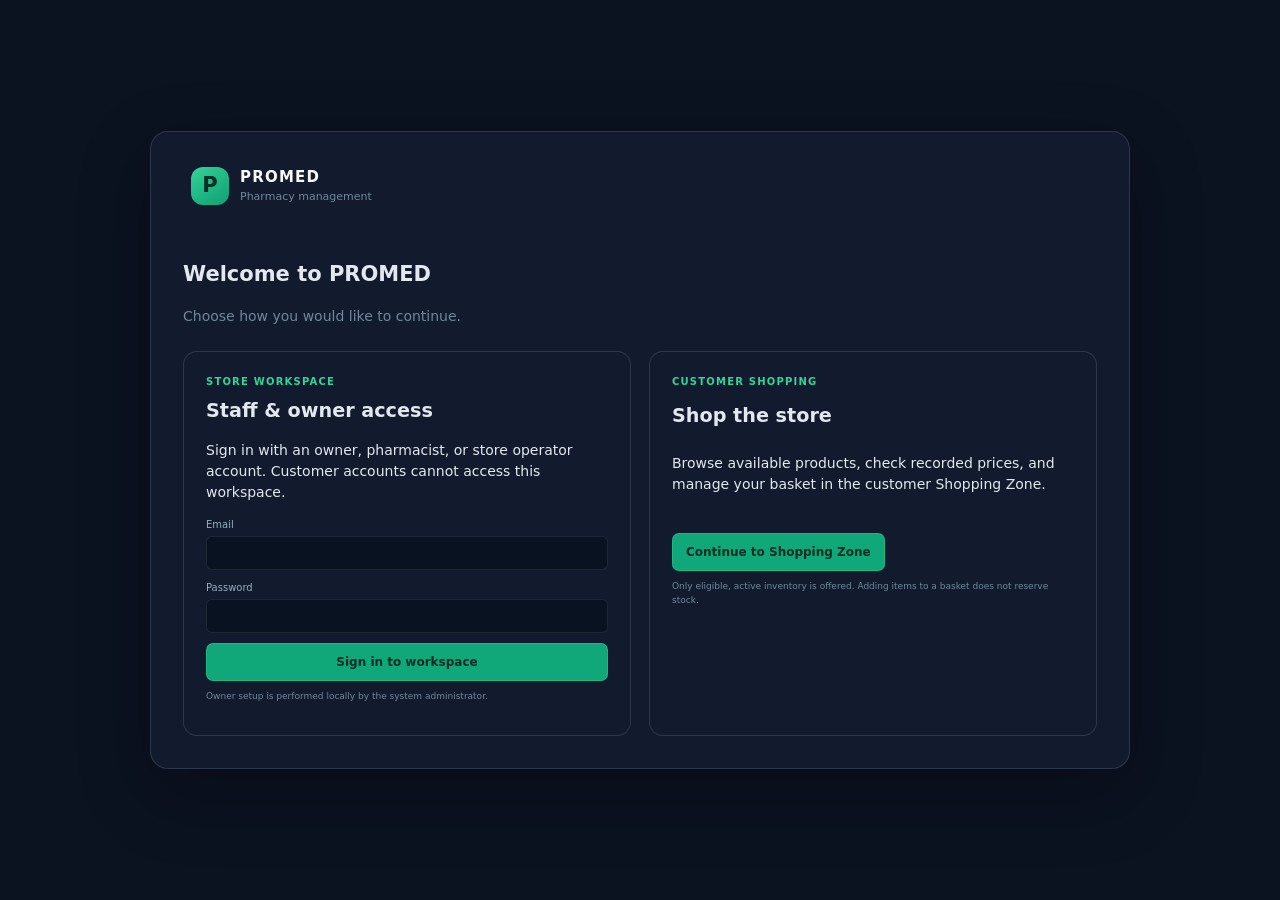
<file: index.html>
<!doctype html>
<html lang="en">
  <head>
    <meta charset="utf-8">
    <meta name="viewport" content="width=device-width, initial-scale=1">
    <meta name="theme-color" content="#0b1220">
    <title>PROMED | Pharmacy Management</title>
    <link rel="stylesheet" href="./main.css">
    <script defer src="./api.js"></script>
    <script defer src="./navigation.js"></script>
    <script defer src="./dashboard.js"></script>
    <script defer src="./product-management.js"></script>
    <script defer src="./analytics.js"></script>
    <script defer src="./app.js"></script>
  </head>
  <body>
    <main class="staff-auth-screen" id="staffSignIn">
      <section class="staff-auth-card entry-gateway">
        <a class="brand" href="./customer-store.html">
          <span class="brand-mark">P</span>
          <span><strong>PROMED</strong><small>Pharmacy management</small></span>
        </a>
        <h1>Welcome to PROMED</h1>
        <p>Choose how you would like to continue.</p>
        <div class="entry-options-grid">
          <section class="entry-option-card" aria-labelledby="staffEntryHeading">
            <p class="eyebrow">STORE WORKSPACE</p>
            <h2 id="staffEntryHeading">Staff &amp; owner access</h2>
            <p>Sign in with an owner, pharmacist, or store operator account. Customer accounts cannot access this workspace.</p>
            <form id="staffLoginForm" class="stacked-form">
              <label>Email<input name="email" type="email" maxlength="254" autocomplete="username" required></label>
              <label>Password<input name="password" type="password" maxlength="128" autocomplete="current-password" required></label>
              <p class="form-status" id="staffLoginStatus" role="status" aria-live="polite"></p>
              <button class="btn btn-primary" type="submit">Sign in to workspace</button>
            </form>
            <p class="subtle-text">Owner setup is performed locally by the system administrator.</p>
          </section>
          <section class="entry-option-card customer-entry-card" aria-labelledby="customerEntryHeading">
            <p class="eyebrow">CUSTOMER SHOPPING</p>
            <h2 id="customerEntryHeading">Shop the store</h2>
            <p>Browse available products, check recorded prices, and manage your basket in the customer Shopping Zone.</p>
            <a class="btn btn-primary" href="./customer-store.html">Continue to Shopping Zone</a>
            <p class="subtle-text">Only eligible, active inventory is offered. Adding items to a basket does not reserve stock.</p>
          </section>
        </div>
      </section>
    </main>
    <div class="sidebar-backdrop" id="sidebarBackdrop" aria-hidden="true"></div>
    <div class="app-shell" id="staffApp" hidden>
      <aside class="app-sidebar" id="appSidebar" aria-label="Main navigation">
        <a class="brand" href="#" data-view="dashboard" aria-label="PROMED dashboard">
          <span class="brand-mark">P</span>
          <span><strong>PROMED</strong><small>Pharmacy management</small></span>
        </a>

        <div class="sidebar-section-label">WORKSPACE</div>
        <nav class="primary-nav" aria-label="Workspace">
          <a class="nav-link active" href="#dashboard" data-view="dashboard"><span class="nav-icon">D</span>Dashboard</a>
          <a class="nav-link" href="#inventory" data-view="inventory"><span class="nav-icon">I</span>Medicine inventory</a>
          <a class="nav-link" id="productsNavLink" href="#products" data-view="products" hidden><span class="nav-icon">P</span>Product management</a>
          <a class="nav-link" href="#scan" data-view="scan"><span class="nav-icon">S</span>Scan medicine</a>
          <a class="nav-link" href="#sales" data-view="sales"><span class="nav-icon">$</span>Dispensing &amp; sales</a>
          <a class="nav-link" href="#orders" data-view="orders"><span class="nav-icon">O</span>Customer orders</a>
          <a class="nav-link" href="#expiry" data-view="expiry"><span class="nav-icon">E</span>Expiry management</a>
          <a class="nav-link" href="#reorder" data-view="reorder"><span class="nav-icon">R</span>Reorder suggestions</a>
          <a class="nav-link" id="reportsNavLink" href="#reports" data-view="reports"><span class="nav-icon">A</span>Analytics &amp; reports</a>
          <a class="nav-link" href="#settings" data-view="settings"><span class="nav-icon">⚙</span>Settings</a>
        </nav>

        <div class="sidebar-footer">
          <span class="status-dot"></span>
          <span><strong>Local application</strong><small>SQLite-backed catalog</small></span>
        </div>
      </aside>

      <div class="app-main">
        <header class="topbar">
          <button class="mobile-menu-toggle" id="mobileMenuToggle" type="button" aria-label="Open navigation menu" aria-controls="appSidebar">
            <span></span><span></span><span></span>
          </button>
          <div class="page-heading">
            <h1 id="headerViewTitle">Pharmacy Dashboard</h1>
            <p id="headerViewSubtitle">Overview of stock, activity, and storage box allocations</p>
          </div>
          <div class="topbar-meta">
            <span class="connection-tag" id="apiConnectionStatus">SQLite API</span>
            <span class="connection-tag" id="staffAccountName"></span>
            <span class="clock-display" id="liveClockDisplay" aria-label="Current time"></span>
            <button class="btn btn-secondary btn-sm" id="staffLogoutBtn" type="button">Sign out</button>
          </div>
        </header>

        <div class="status-banner" id="appStatus" role="status" aria-live="polite"></div>
        <main class="content-area">
          <section class="view-panel active-view" id="view-dashboard" aria-labelledby="headerViewTitle">
            <div class="welcome-row">
              <div>
                <p class="eyebrow">PHARMACY OVERVIEW</p>
                <h2>Good day</h2>
                <p class="section-description">Live stock and activity summaries from the local SQLite database.</p>
              </div>
              <div class="quick-actions">
                <button class="btn btn-secondary" id="btnQuickOpenInventory" type="button">View inventory</button>
                <button class="btn btn-primary" id="btnQuickScanBarcode" type="button">Enter barcode</button>
              </div>
            </div>

            <div class="metrics-grid" aria-label="Pharmacy metrics">
              <article class="metric-card">
                <span class="metric-label">Registered medicines</span>
                <strong id="metricRegisteredMedicines">—</strong>
                <span class="metric-note">Active product records</span>
              </article>
              <article class="metric-card">
                <span class="metric-label">Available stock</span>
                <strong id="metricAvailableStock">—</strong>
                <span class="metric-note">Units in active, unexpired batches</span>
              </article>
              <article class="metric-card">
                <span class="metric-label">Today's sales</span>
                <strong id="metricTodaySales">—</strong>
                <span class="metric-note">Recorded sale totals</span>
              </article>
              <article class="metric-card metric-card-warning">
                <span class="metric-label">Low-stock alerts</span>
                <strong id="metricLowStock">—</strong>
                <span class="metric-note">Products at or below threshold</span>
              </article>
              <article class="metric-card">
                <span class="metric-label">Expiring batches</span>
                <strong id="metricExpiringBatches">—</strong>
                <span class="metric-note">In-stock expired or due within 30 days</span>
              </article>
            </div>

            <section class="panel expiry-alert-panel" aria-labelledby="expiryAlertsHeading">
              <div class="panel-heading">
                <div><h2 id="expiryAlertsHeading">Batch expiry alerts</h2><p>On-hand quantities grouped by expiry risk.</p></div>
                <span class="panel-kicker">LIVE DATABASE</span>
              </div>
              <div class="expiry-alert-grid" id="expiryAlertsContainer"></div>
            </section>

            <section class="panel search-panel" aria-labelledby="searchHeading">
              <div class="panel-heading">
                <div>
                  <h2 id="searchHeading">Find a medicine</h2>
                  <p>Search database products by name, generic, category, barcode, or location.</p>
                </div>
                <span class="panel-kicker">LIVE CATALOG</span>
              </div>
              <div class="search-control">
                <span class="search-icon" aria-hidden="true">⌕</span>
                <input id="medicineSearchInput" type="search" placeholder="Search product name, barcode, or Box A1" autocomplete="off" aria-label="Search medicines">
                <button id="searchClearBtn" type="button" class="search-clear-btn" aria-label="Clear search">Clear</button>
              </div>
              <div class="live-search-results" id="liveSearchResults">
                <div class="table-responsive">
                  <table class="promed-table">
                    <thead><tr><th>Medicine</th><th>Location</th><th>Barcode</th><th>Stock</th><th>Status</th><th>Action</th></tr></thead>
                    <tbody id="searchResultsList"></tbody>
                  </table>
                </div>
              </div>
            </section>

            <div class="dashboard-columns">
              <section class="panel" aria-labelledby="storageHeading">
                <div class="panel-heading">
                  <div><h2 id="storageHeading">Inventory locations</h2><p>Current product and unit totals by storage box.</p></div>
                  <span class="panel-kicker">DATABASE</span>
                </div>
                <div class="storage-boxes-grid" id="storageBoxesContainer"></div>
              </section>
              <section class="panel activity-panel" aria-labelledby="activityHeading">
                <div class="panel-heading">
                  <div><h2 id="activityHeading">Recent stock transactions</h2><p>Recorded receipts, adjustments, and sales.</p></div>
                  <span class="panel-kicker">LEDGER</span>
                </div>
                <div class="activity-feed" id="activityFeedContainer"></div>
              </section>
            </div>
          </section>

          <section class="view-panel" id="view-inventory" aria-labelledby="headerViewTitle">
            <div class="page-section-heading">
              <div><p class="eyebrow">CATALOG</p><h2>Medicine inventory</h2><p class="section-description">Products, batch quantities, and expiry dates stored in SQLite.</p></div>
            </div>
            <div class="workflow-grid">
              <details class="panel workflow-card">
                <summary>Register product</summary>
                <form id="createProductForm" class="stacked-form">
                  <label>Product name<input name="name" required maxlength="160"></label>
                  <label>Generic name<input name="generic_name" maxlength="160"></label>
                  <label>Barcode<input name="barcode" maxlength="64" pattern="[A-Za-z0-9._\-]+"></label>
                  <label>Category<input name="category_name" required maxlength="80"></label>
                  <div class="form-row">
                    <label>Low-stock threshold<input name="min_threshold" type="number" min="0" max="1000000" step="1" value="0" required></label>
                    <label>Unit price<input name="unit_price" type="number" min="0" step="0.01" value="0" required></label>
                  </div>
                  <label><span><input name="requires_prescription" type="checkbox"> Prescription required</span></label>
                  <details>
                    <summary>Customer-facing product details (optional)</summary>
                    <label>Manufacturer<input name="manufacturer" maxlength="160"></label>
                    <label>Local product image path<input name="image_url" maxlength="500" placeholder="/assets/product-image.webp"></label>
                    <label>Product description<textarea name="description" maxlength="2000" rows="2"></textarea></label>
                    <label>Ingredients and strengths<textarea name="ingredients_strengths" maxlength="2000" rows="2"></textarea></label>
                    <label>Common uses<textarea name="common_uses" maxlength="2000" rows="2"></textarea></label>
                    <label>Directions from approved label<textarea name="directions" maxlength="2000" rows="2"></textarea></label>
                    <label>Warnings and precautions<textarea name="warnings" maxlength="2000" rows="2"></textarea></label>
                    <label><span><input name="product_information_verified" type="checkbox"> Mark these details verified after pharmacist/label review</span></label>
                  </details>
                  <button class="btn btn-primary" type="submit">Create product</button>
                </form>
              </details>
              <details class="panel workflow-card">
                <summary>Add or receive a batch</summary>
                <form id="receiveStockForm" class="stacked-form">
                  <label>Product<select id="receiptProduct" name="product_id" required></select></label>
                  <label>Batch number<input name="batch_number" required maxlength="80"></label>
                  <div class="form-row">
                    <label>Manufacturing date<input name="manufacturing_date" type="date"></label>
                    <label>Expiry date<input name="expiry_date" type="date" required></label>
                  </div>
                  <div class="form-row">
                    <label>Purchase date<input name="purchase_date" type="date" required></label>
                    <label>Received quantity<input name="quantity" type="number" min="1" max="1000000" step="1" required></label>
                  </div>
                  <label>Location<select id="receiptLocation" name="location_code" required></select></label>
                  <label>Supplier<select id="receiptSupplier" name="supplier_id"></select></label>
                  <div class="form-row">
                    <label>Purchase price (total, optional)<input name="purchase_price" type="number" min="0" step="0.01"></label>
                    <label>Cost per unit (optional)<input name="unit_cost" type="number" min="0" step="0.01"></label>
                  </div>
                  <button class="btn btn-primary" type="submit">Record receipt</button>
                </form>
              </details>
              <details class="panel workflow-card">
                <summary>Adjust batch stock</summary>
                <form id="adjustStockForm" class="stacked-form">
                  <label>Product<select id="adjustmentProduct" required></select></label>
                  <label>Batch<select id="adjustmentBatch" name="batch_id" required></select></label>
                  <label>Quantity change<input name="quantity_delta" type="number" min="-1000000" max="1000000" step="1" required aria-describedby="adjustmentHelp"></label>
                  <small id="adjustmentHelp">Use a negative number to remove units. Zero is not allowed.</small>
                  <label>Reason<input name="reason" required maxlength="240" placeholder="Damaged, missing, or count correction"></label>
                  <button class="btn btn-secondary" type="submit">Record adjustment</button>
                </form>
              </details>
              <details class="panel workflow-card">
                <summary>Manage storage locations</summary>
                <form id="locationCreateForm" class="stacked-form">
                  <strong>Add a location</strong>
                  <div class="form-row">
                    <label>Location code<input name="code" required maxlength="16" pattern="[A-Za-z0-9][A-Za-z0-9_\-]*"></label>
                    <label>Location name<input name="name" required maxlength="80"></label>
                  </div>
                  <button class="btn btn-primary" type="submit">Add location</button>
                </form>
                <form id="locationUpdateForm" class="stacked-form">
                  <strong>Update a location</strong>
                  <label>Existing location<select id="inventoryLocationSelect" name="location_id" required></select></label>
                  <div class="form-row">
                    <label>Location code<input name="code" required maxlength="16" pattern="[A-Za-z0-9][A-Za-z0-9_\-]*"></label>
                    <label>Location name<input name="name" required maxlength="80"></label>
                  </div>
                  <button class="btn btn-secondary" type="submit">Save location</button>
                </form>
              </details>
              <details class="panel workflow-card">
                <summary>Manage suppliers</summary>
                <form id="supplierCreateForm" class="stacked-form">
                  <label>Supplier name<input name="name" required maxlength="160"></label>
                  <label>Contact details<input name="contact_details" maxlength="160"></label>
                  <label>Address<textarea name="address" maxlength="320" rows="2"></textarea></label>
                  <label>Supplier reference<input name="reference_code" maxlength="80"></label>
                  <button class="btn btn-primary" type="submit">Save supplier</button>
                </form>
              </details>
            </div>
            <p class="form-status" id="inventoryStatus" role="status" aria-live="polite"></p>
            <div class="panel">
              <div class="table-responsive">
                <table class="promed-table inventory-table">
                  <thead><tr><th>Medicine</th><th>Barcode</th><th>Category</th><th>Location quantities</th><th>Stock</th><th>Price</th><th>Expiry</th><th>Reorder point</th><th>Status</th><th>Action</th></tr></thead>
                  <tbody id="inventoryTableBody"><tr><td colspan="10" class="empty-state">Loading inventory…</td></tr></tbody>
                </table>
              </div>
            </div>
            <section class="panel" aria-labelledby="transactionHistoryHeading">
              <div class="panel-heading">
                <div><h2 id="transactionHistoryHeading">Inventory transaction history</h2><p>Auditable stock changes with before-and-after quantities.</p></div>
              </div>
              <div class="table-responsive">
                <table class="promed-table inventory-table">
                  <thead><tr><th>Date</th><th>Product / batch</th><th>Location</th><th>Type</th><th>Change</th><th>Previous</th><th>Updated</th><th>Reason</th></tr></thead>
                  <tbody id="inventoryTransactionTableBody"><tr><td colspan="8" class="empty-state">Loading transactions…</td></tr></tbody>
                </table>
              </div>
            </section>
          </section>

          <section class="view-panel" id="view-products" aria-labelledby="headerViewTitle" hidden>
            <div class="page-section-heading">
              <div><p class="eyebrow">OWNER WORKSPACE</p><h2>Product management</h2><p class="section-description">Manage database categories, product details, customer images, and optional batch receiving.</p></div>
              <button class="btn btn-secondary" id="refreshManagedProductsBtn" type="button">Refresh products</button>
            </div>
            <p class="form-status" id="productManagementStatus" role="status" aria-live="polite"></p>
            <div class="product-management-layout">
              <section class="panel product-editor-panel" aria-labelledby="productEditorHeading">
                <div class="panel-heading">
                  <div><h3 id="productEditorHeading">Add a product</h3><p>Only recorded product information is saved; optional fields can remain blank.</p></div>
                </div>
                <form id="managedProductForm" class="stacked-form">
                  <input name="product_id" type="hidden">
                  <div class="form-row">
                    <label>Product name<input name="name" required maxlength="160"></label>
                    <label>Generic name<input name="generic_name" maxlength="160"></label>
                  </div>
                  <div class="form-row">
                    <label>Barcode<input name="barcode" maxlength="64" pattern="[A-Za-z0-9._\-]+"></label>
                    <label>Category<select id="managedProductCategory" name="category_id" required></select></label>
                  </div>
                  <div class="form-row">
                    <label>Manufacturer / company<input name="manufacturer" maxlength="160"></label>
                    <label>Unit of measurement<input name="unit_of_measure" maxlength="40" value="unit" required></label>
                  </div>
                  <div class="form-row">
                    <label>Selling price<input name="unit_price" type="number" min="0" step="0.01" value="0.00" required></label>
                    <label>Low-stock threshold<input name="min_threshold" type="number" min="0" step="1" value="0" required></label>
                  </div>
                  <label>Product description<textarea name="description" maxlength="2000" rows="2"></textarea></label>
                  <div class="form-row">
                    <label class="checkbox-label"><input name="requires_prescription" type="checkbox"> Prescription required</label>
                    <label class="checkbox-label"><input name="active" type="checkbox" checked> Active product</label>
                  </div>
                  <details class="product-optional-details">
                    <summary>Optional product label details</summary>
                    <label>Ingredients and strengths<textarea name="ingredients_strengths" maxlength="2000" rows="2"></textarea></label>
                    <label>Common uses<textarea name="common_uses" maxlength="2000" rows="2"></textarea></label>
                    <label>Directions from approved label<textarea name="directions" maxlength="2000" rows="2"></textarea></label>
                    <label>Warnings and precautions<textarea name="warnings" maxlength="2000" rows="2"></textarea></label>
                    <label class="checkbox-label"><input name="product_information_verified" type="checkbox"> Details reviewed against approved product label</label>
                  </details>
                  <label>Product image (JPG, PNG, WebP; max 5 MB)
                    <input id="managedProductImage" type="file" accept=".jpg,.jpeg,.png,.webp,image/jpeg,image/png,image/webp">
                  </label>
                  <div class="product-image-preview" id="managedProductImagePreview" hidden></div>
                  <button class="btn btn-secondary btn-sm" id="removeManagedProductImageBtn" type="button" hidden>Remove current image</button>
                  <label class="checkbox-label stock-toggle"><input id="initialStockToggle" type="checkbox"> Receive initial stock now</label>
                  <fieldset id="initialStockFields" class="initial-stock-fields" hidden>
                    <legend>Initial batch details</legend>
                    <label>Batch number<input name="batch_number" maxlength="80"></label>
                    <div class="form-row">
                      <label>Manufacturing date<input name="manufacturing_date" type="date"></label>
                      <label>Expiry date<input name="expiry_date" type="date"></label>
                    </div>
                    <div class="form-row">
                      <label>Purchase date<input name="purchase_date" type="date"></label>
                      <label>Quantity<input name="quantity" type="number" min="1" max="1000000" step="1"></label>
                    </div>
                    <div class="form-row">
                      <label>Storage location<select id="initialStockLocation" name="location_code"></select></label>
                      <label>Supplier<select id="initialStockSupplier" name="supplier_id"></select></label>
                    </div>
                    <div class="form-row">
                      <label>Batch purchase price (total)<input name="purchase_price" type="number" min="0" step="0.01"></label>
                      <label>Cost per unit<input name="unit_cost" type="number" min="0" step="0.01"></label>
                    </div>
                  </fieldset>
                  <div class="button-row">
                    <button class="btn btn-primary" id="managedProductSubmit" type="submit">Save product</button>
                    <button class="btn btn-secondary" id="cancelManagedProductEditBtn" type="button" hidden>Cancel edit</button>
                  </div>
                </form>
              </section>
              <section class="panel product-list-panel" aria-labelledby="managedProductsHeading">
                <div class="panel-heading">
                  <div><h3 id="managedProductsHeading">Products</h3><p>Availability excludes expired, damaged, and quarantined batches.</p></div>
                </div>
                <div class="product-management-filters">
                  <label>Search products<input id="managedProductSearch" type="search" maxlength="160" placeholder="Name, generic, barcode, manufacturer"></label>
                  <label>Category filter<select id="managedProductFilterCategory"><option value="">All categories</option></select></label>
                  <label>Status filter<select id="managedProductFilterStatus"><option value="">All products</option><option value="true">Active</option><option value="false">Inactive</option></select></label>
                </div>
                <div class="table-responsive">
                  <table class="promed-table inventory-table product-management-table">
                    <thead><tr><th>Product</th><th>Category</th><th>Selling price</th><th>Availability</th><th>Batch / expiry</th><th>Locations</th><th>Status</th><th>Action</th></tr></thead>
                    <tbody id="managedProductsTableBody"><tr><td colspan="8" class="empty-state">Load products to begin.</td></tr></tbody>
                  </table>
                </div>
              </section>
            </div>
            <section class="panel category-management-panel" aria-labelledby="managedCategoriesHeading">
              <div class="panel-heading">
                <div><h3 id="managedCategoriesHeading">Store categories</h3><p>Seeded categories remain available even with no products. Inactive categories are hidden from the customer catalogue.</p></div>
              </div>
              <form id="createManagedCategoryForm" class="category-create-form">
                <label>New category<input name="name" maxlength="80" required></label>
                <label>Description<input name="description" maxlength="1000"></label>
                <button class="btn btn-secondary" type="submit">Add category</button>
              </form>
              <div class="table-responsive">
                <table class="promed-table">
                  <thead><tr><th>Image</th><th>Name</th><th>Description</th><th>Image path</th><th>Active</th><th>Action</th></tr></thead>
                  <tbody id="managedCategoriesTableBody"><tr><td colspan="6" class="empty-state">Loading categories…</td></tr></tbody>
                </table>
              </div>
            </section>
          </section>

          <section class="view-panel" id="view-scan" aria-labelledby="headerViewTitle">
            <div class="page-section-heading">
              <div><p class="eyebrow">LOOKUP</p><h2>Scan medicine</h2><p class="section-description">Enter a barcode to retrieve a product record. Searching does not change stock.</p></div>
            </div>
            <div class="panel scan-panel">
              <div class="scan-mark" aria-hidden="true">|||</div>
              <h3>Manual barcode lookup</h3>
              <p>Look up an existing product by its barcode. Stock updates are performed separately.</p>
              <button class="btn btn-primary" id="btnScanOpenModal" type="button">Open barcode lookup</button>
            </div>
          </section>

          <section class="view-panel" id="view-sales" aria-labelledby="headerViewTitle">
            <div class="page-section-heading">
              <div><p class="eyebrow">POINT OF SALE</p><h2>Dispensing &amp; sales</h2><p class="section-description">Search is read-only. Eligible stock is allocated by FEFO only when checkout is submitted.</p></div>
              <button class="btn btn-secondary" id="refreshSalesBtn" type="button">Refresh sales</button>
            </div>
            <p class="form-status" id="salesStatus" role="status" aria-live="polite"></p>
            <div class="metrics-grid sales-metrics">
              <article class="metric-card"><span class="metric-label">Today's revenue</span><strong id="salesTodayRevenue">—</strong><span class="metric-note">Net of recorded returns</span></article>
              <article class="metric-card"><span class="metric-label">Today's transactions</span><strong id="salesTodayTransactions">—</strong><span class="metric-note">Recorded sale transactions</span></article>
              <article class="metric-card"><span class="metric-label">This week</span><strong id="salesWeekRevenue">—</strong><span class="metric-note">Database-derived revenue</span></article>
              <article class="metric-card"><span class="metric-label">This month</span><strong id="salesMonthRevenue">—</strong><span class="metric-note">Database-derived revenue</span></article>
            </div>
            <div class="dashboard-columns">
              <section class="panel"><div class="panel-heading"><div><h2>Best sellers</h2><p>Net units sold, after recorded returns.</p></div></div>
                <div class="table-responsive"><table class="promed-table"><thead><tr><th>Product</th><th>Units</th></tr></thead><tbody id="salesBestSellers"><tr><td colspan="2" class="empty-state">No sales recorded.</td></tr></tbody></table></div>
              </section>
              <section class="panel"><div class="panel-heading"><div><h2>Daily revenue</h2><p>Last seven days, net of recorded returns.</p></div></div>
                <div class="table-responsive"><table class="promed-table"><thead><tr><th>Date</th><th>Revenue</th></tr></thead><tbody id="salesDailyRevenue"><tr><td colspan="2" class="empty-state">No sales recorded.</td></tr></tbody></table></div>
              </section>
            </div>
            <div class="dashboard-columns pos-layout">
              <section class="panel" aria-labelledby="posSearchHeading">
                <div class="panel-heading"><div><h2 id="posSearchHeading">Find products</h2><p>Type a product name or scan a barcode with a keyboard-input scanner.</p></div></div>
                <label class="sr-only" for="posProductSearch">Search product or barcode</label>
                <input id="posProductSearch" class="search-input" type="search" autocomplete="off" placeholder="Product name or barcode; press Enter to search">
                <div class="table-responsive">
                  <table class="promed-table"><thead><tr><th>Product</th><th>Barcode</th><th>Sellable</th><th>Price</th><th>Prescription</th><th></th></tr></thead>
                    <tbody id="posSearchResults"><tr><td colspan="6" class="empty-state">Search products to add them to the cart.</td></tr></tbody>
                  </table>
                </div>
              </section>
              <section class="panel" aria-labelledby="posCartHeading">
                <div class="panel-heading"><div><h2 id="posCartHeading">Billing cart</h2><p>Final totals are recalculated and validated by the backend.</p></div></div>
                <div class="table-responsive">
                  <table class="promed-table"><thead><tr><th>Product</th><th>Qty</th><th>Unit price</th><th>Line total</th><th></th></tr></thead>
                    <tbody id="posCartBody"><tr><td colspan="5" class="empty-state">Cart is empty.</td></tr></tbody>
                  </table>
                </div>
                <div class="pos-totals">
                  <div><span>Subtotal</span><strong id="posSubtotal">0.00</strong></div>
                  <div><span>Discount</span><strong id="posDiscount">0.00</strong></div>
                  <div><span>Configured tax</span><strong id="posTax">—</strong></div>
                  <div class="pos-grand-total"><span>Estimated total</span><strong id="posTotal">—</strong></div>
                </div>
              </section>
            </div>
            <details class="panel workflow-card" id="checkoutDetails">
              <summary>Customer, payment and checkout</summary>
              <form id="checkoutForm" class="stacked-form">
                <div class="form-row">
                  <label>Customer name (optional)<input name="customer_name" maxlength="160"></label>
                  <label>Customer phone (optional)<input name="customer_phone" maxlength="32" autocomplete="tel"></label>
                </div>
                <div class="form-row">
                  <label>Operator reference<input name="operator_reference" required maxlength="80"></label>
                  <label>Payment method<select name="payment_method" required><option value="cash">Cash</option><option value="upi">UPI</option><option value="card">Card</option></select></label>
                </div>
                <div class="form-row">
                  <label>Payment amount<input name="payment_amount" type="number" min="0.01" step="0.01" required></label>
                  <label>Payment reference (UPI/card)<input name="payment_reference" maxlength="120"></label>
                </div>
                <details class="secondary-form">
                  <summary>Discount and prescription details</summary>
                  <div class="form-row">
                    <label>Discount amount<input name="discount_amount" type="number" min="0" step="0.01" value="0"></label>
                    <label>Discount authorized by<input name="discount_authorized_by" maxlength="80"></label>
                  </div>
                  <label>Discount reason<input name="discount_reason" maxlength="240"></label>
                  <div class="form-row">
                    <label>Prescription reference<input name="prescription_reference" maxlength="160"></label>
                    <label>Pharmacist reference<input name="pharmacist_reference" maxlength="80"></label>
                  </div>
                </details>
                <button class="btn btn-primary" type="submit" id="checkoutSubmitBtn">Complete checkout</button>
              </form>
            </details>
            <section class="panel" id="invoicePreviewPanel" hidden aria-labelledby="invoicePreviewHeading">
              <div class="panel-heading"><div><h2 id="invoicePreviewHeading">Invoice preview</h2><p id="invoicePreviewMeta"></p></div>
                <div class="quick-actions"><a class="btn btn-secondary" id="invoicePdfLink" href="#" target="_blank" rel="noopener">Download PDF</a><button class="btn btn-secondary" id="printInvoiceBtn" type="button">Print invoice</button></div>
              </div>
              <div id="invoicePreviewContent"></div>
            </section>
            <section class="panel" aria-labelledby="salesHistoryHeading">
              <div class="panel-heading"><div><h2 id="salesHistoryHeading">Sales history and returns</h2><p>Find invoices and record verified returns.</p></div></div>
              <form id="salesHistoryForm" class="inline-search-form">
                <label>Invoice number<input name="invoice_number" maxlength="40"></label>
                <label>Customer phone<input name="customer_phone" maxlength="32"></label>
                <button class="btn btn-primary" type="submit">Search invoices</button>
              </form>
              <div class="table-responsive"><table class="promed-table"><thead><tr><th>Invoice</th><th>Date</th><th>Customer</th><th>Items</th><th>Total</th><th>Payment</th><th></th></tr></thead>
                <tbody id="salesHistoryBody"><tr><td colspan="7" class="empty-state">Loading recent invoices…</td></tr></tbody></table></div>
            </section>
            <section class="panel" aria-labelledby="returnsHistoryHeading">
              <div class="panel-heading"><div><h2 id="returnsHistoryHeading">Return history</h2><p>Recorded quantities, disposition, reason and refund amounts.</p></div></div>
              <div class="table-responsive"><table class="promed-table"><thead><tr><th>Return</th><th>Invoice</th><th>Date</th><th>Items / disposition</th><th>Reason</th><th>Refund</th></tr></thead>
                <tbody id="returnsHistoryBody"><tr><td colspan="6" class="empty-state">No returns recorded.</td></tr></tbody></table></div>
            </section>
            <section class="panel" id="returnPanel" hidden aria-labelledby="returnHeading">
              <div class="panel-heading"><div><h2 id="returnHeading">Record a return</h2><p>Returned medicine is quarantined unless its condition and batch are verified by an operator.</p></div></div>
              <form id="returnForm" class="stacked-form">
                <input type="hidden" name="sale_id">
                <div id="returnItems"></div>
                <div class="form-row">
                  <label>Return reason<input name="reason" required maxlength="240"></label>
                  <label>Refund method<select name="refund_method" required><option value="cash">Cash</option><option value="upi">UPI</option><option value="card">Card</option></select></label>
                </div>
                <div class="form-row">
                  <label>Operator reference<input name="operator_reference" required maxlength="80"></label>
                  <label>Refund reference (UPI/card)<input name="refund_reference" maxlength="120"></label>
                </div>
                <button class="btn btn-primary" type="submit">Record return and refund</button>
              </form>
            </section>
          </section>

          <section class="view-panel" id="view-orders" aria-labelledby="headerViewTitle">
            <div class="page-section-heading"><div><p class="eyebrow">CUSTOMER ORDERS</p><h2>Order management</h2><p class="section-description">Creating an order does not reserve or deduct stock. Prescription-required orders need pharmacist verification before acceptance.</p></div>
              <button class="btn btn-secondary" id="refreshOrdersBtn" type="button">Refresh orders</button>
            </div>
            <p class="form-status" id="ordersStatus" role="status" aria-live="polite"></p>
            <details class="panel workflow-card">
              <summary>Create customer order</summary>
              <form id="createOrderForm" class="stacked-form">
                <div class="form-row"><label>Customer name<input name="customer_name" maxlength="160"></label><label>Phone<input name="customer_phone" maxlength="32" autocomplete="tel"></label></div>
                <div class="form-row"><label>Fulfillment<select name="fulfillment_method"><option value="pickup">Pickup</option><option value="delivery">Home delivery</option></select></label><label>Operator reference<input name="operator_reference" maxlength="80"></label></div>
                <label>Delivery address (required for delivery)<input name="delivery_address" maxlength="320"></label>
                <label>Order notes<textarea name="notes" maxlength="500" rows="2"></textarea></label>
                <label>Prescription reference, if applicable<input name="prescription_reference" maxlength="160"></label>
                <div class="form-row"><label>Product<select id="orderProductSelect" name="product_id"></select></label><label>Quantity<input name="quantity" type="number" min="1" step="1" value="1"></label></div>
                <button class="btn btn-secondary" id="addOrderItemBtn" type="button">Add product to order</button>
                <div class="table-responsive"><table class="promed-table"><thead><tr><th>Product</th><th>Quantity</th><th></th></tr></thead><tbody id="orderItemsBody"><tr><td colspan="3" class="empty-state">No products added.</td></tr></tbody></table></div>
                <button class="btn btn-primary" type="submit">Create order</button>
              </form>
            </details>
            <section class="panel" aria-labelledby="ordersTableHeading">
              <div class="panel-heading"><div><h2 id="ordersTableHeading">Customer orders</h2><p>Review and progress orders through the supported workflow.</p></div></div>
              <div class="table-responsive"><table class="promed-table"><thead><tr><th>Order</th><th>Customer</th><th>Items</th><th>Total</th><th>Pickup / delivery</th><th>Prescription</th><th>Status</th><th>Action</th></tr></thead>
                <tbody id="ordersTableBody"><tr><td colspan="8" class="empty-state">No orders loaded.</td></tr></tbody></table></div>
            </section>
            <section class="panel" id="orderDetailsPanel" hidden aria-labelledby="orderDetailsHeading">
              <div class="panel-heading"><div><h2 id="orderDetailsHeading">Order details and history</h2></div></div>
              <div id="orderDetailsContent"></div>
            </section>
          </section>
          </section>

          <section class="view-panel" id="view-expiry" aria-labelledby="headerViewTitle">
            <div class="page-section-heading">
              <div><p class="eyebrow">BATCH TRACKING</p><h2>Batch &amp; expiry management</h2><p class="section-description">Batch-level quantities, supplier records, expiry risk, and quarantine status.</p></div>
              <button class="btn btn-secondary" id="refreshExpiryBtn" type="button">Refresh batches</button>
            </div>
            <p class="subtle-text">Sale allocation uses FEFO: the earliest-expiring active, unexpired batches are issued first. Quarantined, damaged, and expired quantities are excluded.</p>
            <form id="batchFilterForm" class="panel expiry-filter-grid">
              <label>Product name<input id="batchProductFilter" name="product_name" maxlength="160"></label>
              <label>Batch number<input id="batchNumberFilter" name="batch_number" maxlength="80"></label>
              <label>Expiry from<input id="batchExpiryFrom" name="expiry_from" type="date"></label>
              <label>Expiry to<input id="batchExpiryTo" name="expiry_to" type="date"></label>
              <label>Category<select id="batchCategoryFilter" name="category_id"><option value="">All categories</option></select></label>
              <label>Location<select id="batchLocationFilter" name="location_code"><option value="">All locations</option></select></label>
              <label>Expiry category
                <select id="batchExpiryCategoryFilter" name="expiry_category">
                  <option value="">All expiry categories</option>
                  <option value="expired">Expired</option>
                  <option value="within_30_days">Within 30 days</option>
                  <option value="within_60_days">31–60 days</option>
                  <option value="within_90_days">61–90 days</option>
                  <option value="safe">Safe stock</option>
                </select>
              </label>
              <label>Batch status
                <select id="batchStatusFilter" name="status">
                  <option value="">All statuses</option>
                  <option value="active">Active</option>
                  <option value="quarantined">Quarantined</option>
                  <option value="damaged">Damaged</option>
                </select>
              </label>
              <button class="btn btn-primary" type="submit">Apply filters</button>
              <button class="btn btn-secondary" id="clearBatchFiltersBtn" type="button">Clear</button>
            </form>
            <p class="form-status" id="expiryStatus" role="status" aria-live="polite"></p>
            <div class="panel">
              <div class="table-responsive">
                <table class="promed-table inventory-table">
                  <thead><tr><th>Product</th><th>Batch</th><th>Manufactured</th><th>Expiry</th><th>Expiry alert</th><th>Supplier</th><th>Purchase date</th><th>Received</th><th>Remaining / available</th><th>Unit cost</th><th>Location</th><th>Status / details</th></tr></thead>
                  <tbody id="expiryTableBody"><tr><td colspan="12" class="empty-state">Loading batch inventory…</td></tr></tbody>
                </table>
              </div>
            </div>
          </section>

          <section class="view-panel" id="view-reorder" aria-labelledby="headerViewTitle">
            <div class="page-section-heading">
              <div><p class="eyebrow">INVENTORY PLANNING</p><h2>Reorder suggestions</h2><p class="section-description">Products at or below their configured minimum. Suggested quantity targets twice the minimum threshold.</p></div>
              <button class="btn btn-secondary" id="refreshLowStockBtn" type="button">Refresh</button>
            </div>
            <p class="form-status" id="lowStockStatus" role="status" aria-live="polite"></p>
            <div class="panel">
              <div class="table-responsive">
                <table class="promed-table inventory-table">
                  <thead><tr><th>Medicine</th><th>Barcode</th><th>Stock</th><th>Minimum</th><th>Suggested order</th><th>Location quantities</th><th>Action</th></tr></thead>
                  <tbody id="lowStockTableBody"><tr><td colspan="7" class="empty-state">Open this view to load low-stock products.</td></tr></tbody>
                </table>
              </div>
            </div>
          </section>

          <section class="view-panel" id="view-reports" aria-labelledby="headerViewTitle">
            <div class="page-section-heading">
              <div><p class="eyebrow">OWNER WORKSPACE</p><h2>Pharmacy analytics &amp; reports</h2><p class="section-description">Financial, inventory, expiry, purchasing, order, and stock movement reports from saved database records.</p></div>
              <button class="btn btn-secondary" id="refreshReportsBtn" type="button">Refresh reports</button>
            </div>
            <form class="panel reports-filters" id="reportsFilterForm">
              <label>Date range
                <select id="reportsDatePreset" name="preset">
                  <option value="last30">Last 30 days</option>
                  <option value="today">Today</option>
                  <option value="yesterday">Yesterday</option>
                  <option value="last7">Last 7 days</option>
                  <option value="thisMonth">This month</option>
                  <option value="previousMonth">Previous month</option>
                  <option value="custom">Custom range</option>
                </select>
              </label>
              <label class="reports-custom-date" id="reportsFromWrap" hidden>From<input type="date" id="reportsDateFrom" name="date_from"></label>
              <label class="reports-custom-date" id="reportsToWrap" hidden>To<input type="date" id="reportsDateTo" name="date_to"></label>
              <button class="btn btn-primary" type="submit">Apply date range</button>
            </form>
            <p class="form-status" id="reportsStatus" role="status" aria-live="polite"></p>
            <div class="metrics-grid reports-metrics" aria-label="Owner analytics summary">
              <article class="metric-card"><span class="metric-label">Net revenue</span><strong id="reportNetRevenue">—</strong><span class="metric-note">Sales less recorded returns</span></article>
              <article class="metric-card"><span class="metric-label">Transactions</span><strong id="reportTransactionCount">—</strong><span class="metric-note">Recorded sale invoices</span></article>
              <article class="metric-card"><span class="metric-label">Average transaction</span><strong id="reportAverageTransaction">—</strong><span class="metric-note">Net revenue per invoice</span></article>
              <article class="metric-card"><span class="metric-label">Gross profit</span><strong id="reportGrossProfit">—</strong><span class="metric-note" id="reportProfitNote">Estimated from recorded batch costs</span></article>
              <article class="metric-card"><span class="metric-label">Units sold</span><strong id="reportUnitsSold">—</strong><span class="metric-note">Net of returned quantities</span></article>
              <article class="metric-card"><span class="metric-label">Customer orders</span><strong id="reportOrderCount">—</strong><span class="metric-note">Order requests in selected range</span></article>
              <article class="metric-card"><span class="metric-label">Eligible stock</span><strong id="reportEligibleStock">—</strong><span class="metric-note">Active, unexpired batches</span></article>
              <article class="metric-card"><span class="metric-label">Recorded inventory value</span><strong id="reportInventoryValue">—</strong><span class="metric-note" id="reportInventoryValueNote">At recorded batch cost</span></article>
              <article class="metric-card metric-card-warning"><span class="metric-label">Low-stock products</span><strong id="reportLowStockCount">—</strong><span class="metric-note">At or below configured threshold</span></article>
              <article class="metric-card"><span class="metric-label">Active products</span><strong id="reportActiveProducts">—</strong><span class="metric-note">Current database status</span></article>
            </div>
            <div class="reports-two-column">
              <section class="panel" aria-labelledby="reportsTrendHeading">
                <div class="panel-heading"><div><h3 id="reportsTrendHeading">Sales trend</h3><p>Recorded invoice totals by day or month.</p></div></div>
                <div class="report-chart" id="reportsTrendChart" role="img" aria-label="Sales trend chart"></div>
              </section>
              <section class="panel" aria-labelledby="reportsExpiryHeading">
                <div class="panel-heading"><div><h3 id="reportsExpiryHeading">Current expiry exposure</h3><p>Eligible-batch expiry quantities, from current inventory.</p></div></div>
                <div class="reports-expiry-grid" id="reportsExpirySummary"></div>
              </section>
            </div>
            <div class="reports-two-column">
              <section class="panel">
                <div class="panel-heading"><div><h3>Best-selling products</h3><p>Units sold in the selected date range.</p></div></div>
                <div class="table-responsive"><table class="promed-table"><thead><tr><th>Product</th><th>Category</th><th>Units</th><th>Net sales</th><th>Estimated profit</th></tr></thead><tbody id="reportBestSellers"></tbody></table></div>
              </section>
              <section class="panel">
                <div class="panel-heading"><div><h3>Category performance</h3><p>Recorded sales excluding tax.</p></div></div>
                <div class="table-responsive"><table class="promed-table"><thead><tr><th>Category</th><th>Units</th><th>Net sales</th></tr></thead><tbody id="reportCategoryPerformance"></tbody></table></div>
              </section>
            </div>
            <div class="reports-two-column">
              <section class="panel">
                <div class="panel-heading"><div><h3>Customer order workflow</h3><p>Orders created within the selected period; viewing this report does not allocate stock.</p></div></div>
                <div class="reports-status-list" id="reportOrderWorkflow"></div>
              </section>
              <section class="panel">
                <div class="panel-heading"><div><h3>Purchasing &amp; recent receipts</h3><p>Recorded batch purchase values only; no pending purchase-order workflow is configured.</p></div></div>
                <p id="reportPurchaseSummary" class="reports-summary-note"></p>
                <div class="table-responsive"><table class="promed-table"><thead><tr><th>Date</th><th>Product</th><th>Batch</th><th>Quantity</th><th>Recorded value</th></tr></thead><tbody id="reportRecentReceipts"></tbody></table></div>
              </section>
            </div>
            <section class="panel reports-data-panel">
              <div class="panel-heading"><div><h3>Detailed reports</h3><p>Search, sort, filter by the selected date range, and export the current report as CSV or PDF.</p></div></div>
              <div class="reports-table-controls">
                <label>Report<select id="reportsReportType">
                  <option value="sales">Sales &amp; revenue</option><option value="profit">Gross profit</option>
                  <option value="inventory">Inventory value</option><option value="inventory-by-location">Stock by location</option><option value="low-stock">Low stock</option>
                  <option value="expiry">Batch expiry</option><option value="supplier-purchases">Supplier purchases</option>
                  <option value="customer-orders">Customer orders</option><option value="stock-movement">Stock movement</option>
                </select></label>
                <label>Search report<input id="reportsSearchInput" type="search" maxlength="120" placeholder="Search rows"></label>
                <label>Category<select id="reportsCategoryFilter" disabled><option value="">All categories</option></select></label>
                <label>Sort by<select id="reportsSortBy"></select></label>
                <label>Direction<select id="reportsSortDirection"><option value="asc">Ascending</option><option value="desc">Descending</option></select></label>
                <button class="btn btn-secondary" id="exportReportCsvBtn" type="button">Export CSV</button>
                <button class="btn btn-secondary" id="exportReportPdfBtn" type="button">Export PDF</button>
              </div>
              <p class="reports-summary-note" id="reportsTableNote"></p>
              <div class="table-responsive"><table class="promed-table"><thead id="reportsTableHead"></thead><tbody id="reportsTableBody"></tbody></table></div>
            </section>
            <ul class="reports-limitations" id="reportsNotes"></ul>
          </section>

          <section class="view-panel" id="view-settings" aria-labelledby="headerViewTitle">
            <div class="page-section-heading"><div><p class="eyebrow">WORKSPACE</p><h2>System settings</h2><p class="section-description">Store identity and tax are explicit configuration; no tax rate is assumed.</p></div></div>
            <p class="form-status" id="salesConfigStatus" role="status" aria-live="polite"></p>
            <section class="panel" aria-labelledby="storeConfigHeading">
              <div class="panel-heading"><div><h2 id="storeConfigHeading">Store and invoice configuration</h2><p>Required before paid POS checkout can be completed.</p></div></div>
              <form id="salesConfigForm" class="stacked-form">
                <label>Store name<input name="store_name" required maxlength="160"></label>
                <div class="form-row"><label>Store contact phone<input name="store_phone" required maxlength="32"></label><label>Currency code (ISO 4217)<input name="currency_code" required minlength="3" maxlength="3" pattern="[A-Za-z]{3}" placeholder="e.g. INR"></label></div>
                <label>Store address (optional)<input name="store_address" maxlength="320"></label>
                <label>Configured tax rate (%)<input name="tax_rate_percent" type="number" min="0" max="100" step="0.01" required></label>
                <button class="btn btn-primary" type="submit">Save store configuration</button>
              </form>
            </section>
          </section>
        </main>
      </div>
    </div>

    <div class="barcode-modal" id="barcodeModal" role="dialog" aria-modal="true" aria-labelledby="barcodeModalTitle">
      <div class="barcode-modal-card">
        <div class="modal-heading">
          <div><p class="eyebrow">CATALOG LOOKUP</p><h2 id="barcodeModalTitle">Enter medicine barcode</h2></div>
          <button class="modal-close" type="button" data-close-modal aria-label="Close barcode lookup">&times;</button>
        </div>
        <p class="section-description">Lookup checks saved product records. Scanning does not modify stock.</p>
        <div class="barcode-entry">
          <input id="modalBarcodeInput" type="text" inputmode="numeric" autocomplete="off" placeholder="Enter barcode" aria-label="Medicine barcode">
          <button class="btn btn-primary" id="barcodeLookupBtn" type="button">Look up</button>
        </div>
        <div class="barcode-result-card" id="barcodeResultCard" aria-live="polite"></div>
      </div>
    </div>

    <div class="barcode-modal" id="batchDetailsModal" role="dialog" aria-modal="true" aria-labelledby="batchDetailsTitle">
      <div class="barcode-modal-card batch-details-card">
        <div class="modal-heading">
          <div><p class="eyebrow">BATCH RECORD</p><h2 id="batchDetailsTitle">Batch details</h2></div>
          <button class="modal-close" type="button" data-close-batch-modal aria-label="Close batch details">&times;</button>
        </div>
        <div id="batchDetailsContent" aria-live="polite"></div>
      </div>
    </div>
  </body>
</html>
</file>
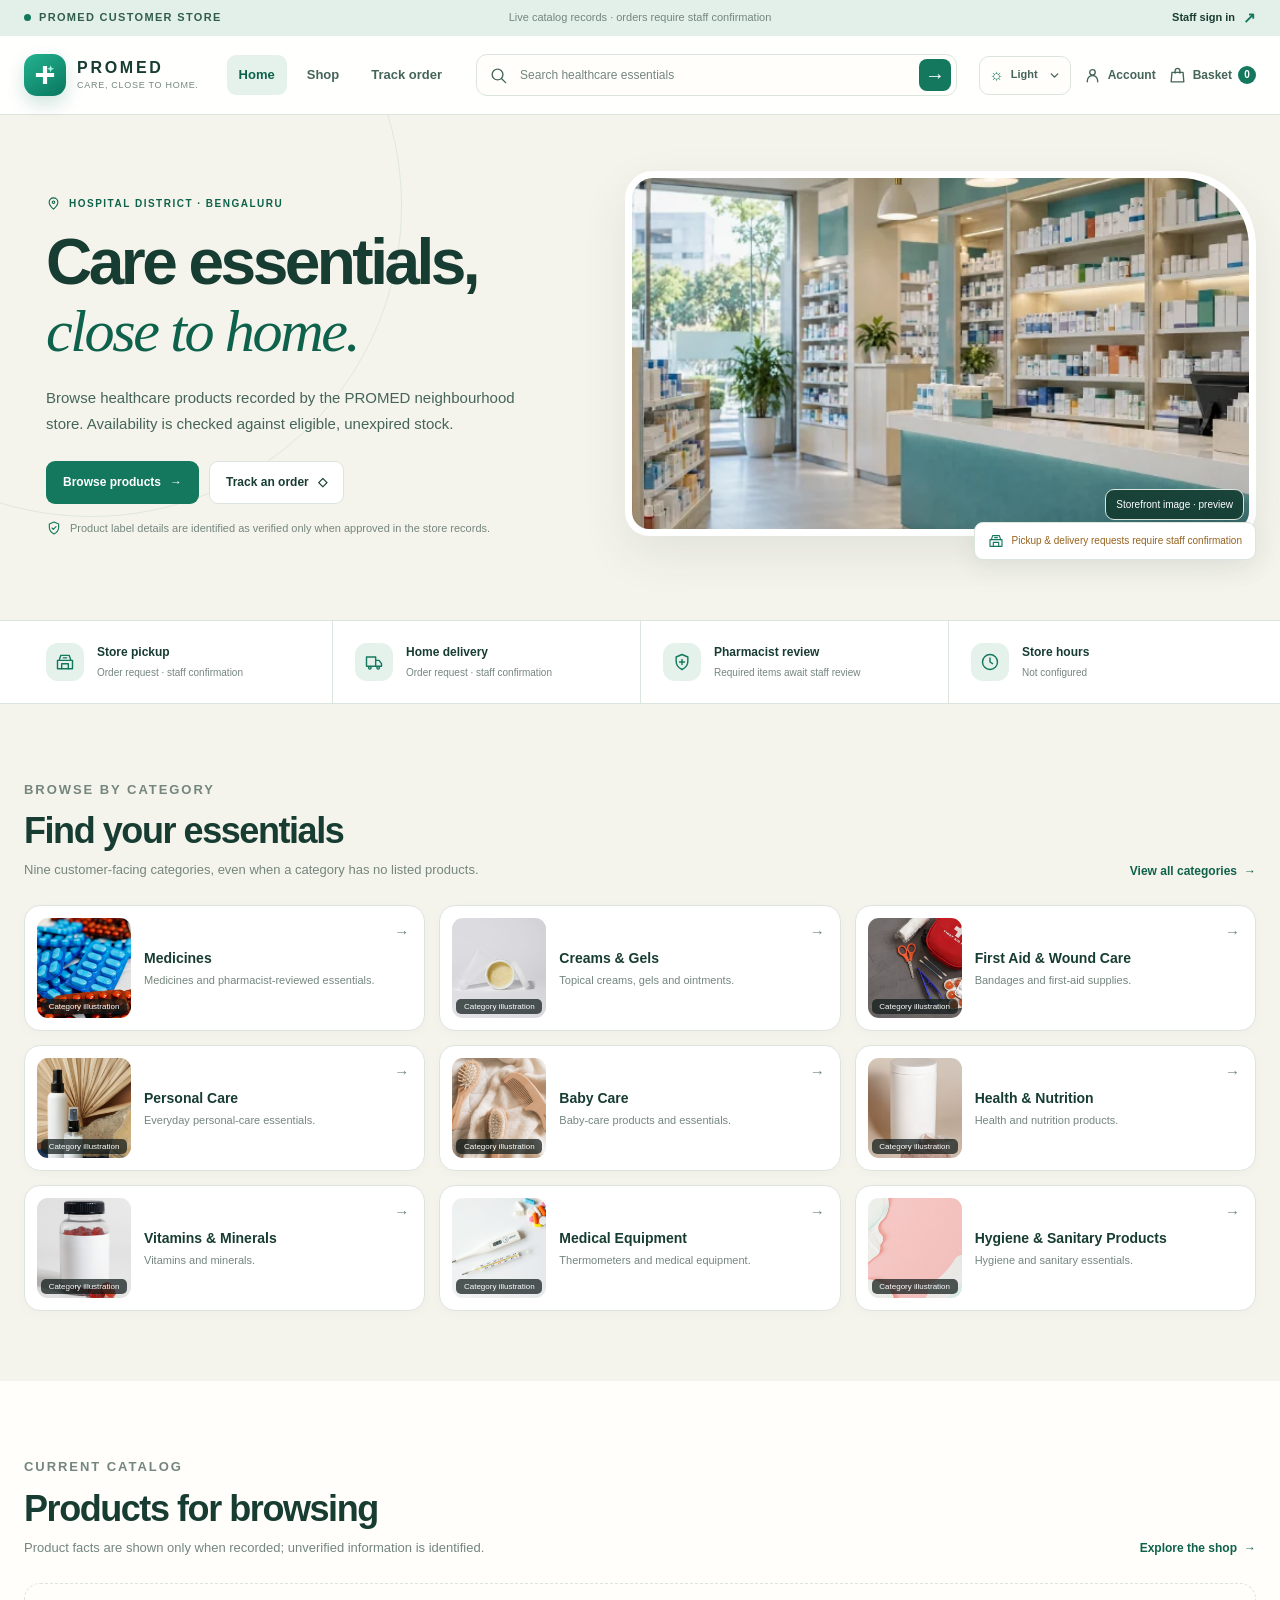
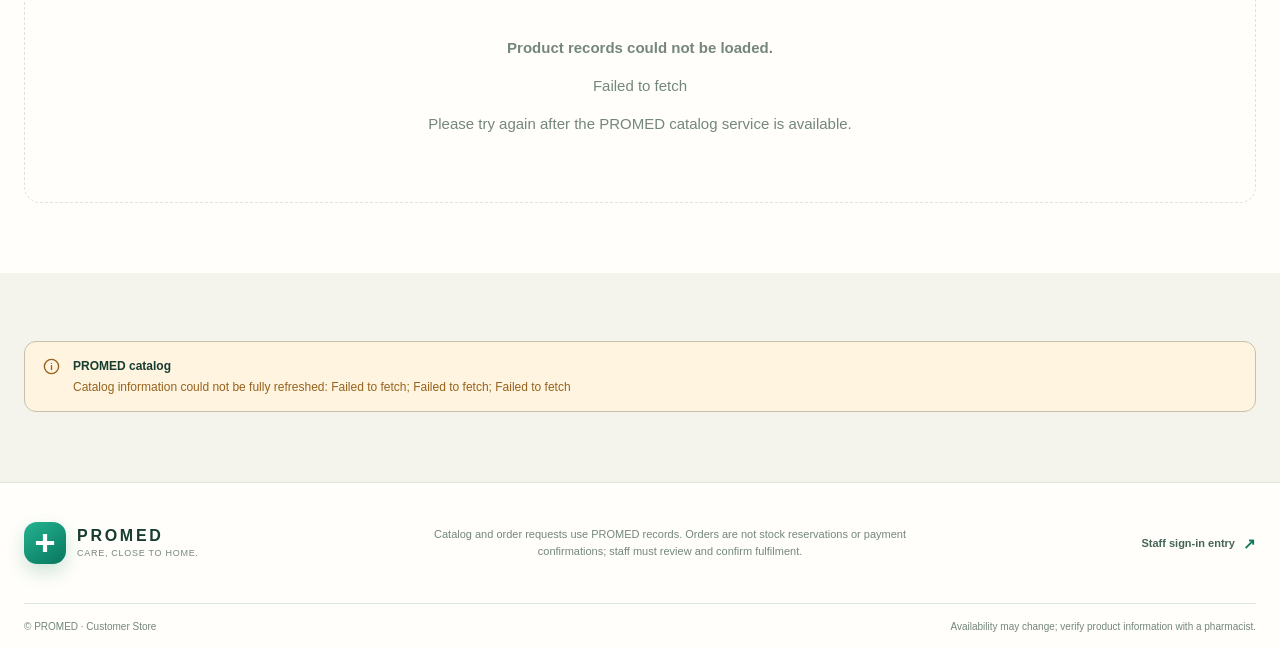
<file: customer-store.html>
<!doctype html>
<html lang="en" data-theme="light">
  <head>
    <meta charset="utf-8">
    <meta name="viewport" content="width=device-width, initial-scale=1">
    <meta name="theme-color" content="#f5f4ec">
    <meta name="description" content="Browse the PROMED customer store catalog and submit pickup or delivery requests for staff review.">
    <title>PROMED – Customer Store</title>
    <link rel="stylesheet" href="./customer-store.css">
    <script defer src="./api.js"></script>
    <script defer src="./customer-store.js"></script>
  </head>
  <body>
    <div class="announcement-bar">
      <span class="announcement-label"><span class="pulse-dot"></span> PROMED Customer Store</span>
      <span class="announcement-note">Live catalog records · orders require staff confirmation</span>
      <a class="staff-link" href="./index.html" aria-label="Staff sign-in entry">Staff sign in <span aria-hidden="true">↗</span></a>
    </div>

    <header class="store-header">
      <div class="header-main">
        <a class="store-brand" href="#/home" aria-label="PROMED Customer Store home">
          <span class="brand-mark" aria-hidden="true">
            <svg viewBox="0 0 40 40"><path d="M17 7h6v10h10v6H23v10h-6V23H7v-6h10z"/><path class="brand-spark" d="m28 6 1.4 3.6L33 11l-3.6 1.4L28 16l-1.4-3.6L23 11l3.6-1.4z"/></svg>
          </span>
          <span class="brand-copy"><strong>PROMED</strong><small>Care, close to home.</small></span>
        </a>

        <button class="mobile-menu-toggle" id="storeMenuToggle" type="button" aria-label="Open customer store menu" aria-expanded="false" aria-controls="storeNavigation">
          <span></span><span></span><span></span>
        </button>

        <div class="header-tools" id="storeNavigation">
          <nav class="store-nav" aria-label="Customer store">
            <a href="#/home" data-nav="home">Home</a>
            <a href="#/shop" data-nav="shop">Shop</a>
            <a href="#/track" data-nav="track">Track order</a>
          </nav>

          <form class="header-search" id="headerSearch" role="search">
            <label class="sr-only" for="headerSearchInput">Search products</label>
            <svg viewBox="0 0 24 24" aria-hidden="true"><circle cx="10.8" cy="10.8" r="6.8"/><path d="m16 16 5 5"/></svg>
            <input id="headerSearchInput" name="q" type="search" placeholder="Search healthcare essentials" autocomplete="off">
            <button type="submit" aria-label="Search products"><span aria-hidden="true">→</span></button>
          </form>

          <div class="header-actions">
            <button class="theme-toggle" id="themeToggle" type="button" aria-label="Switch to dark theme">
              <span class="theme-icon" aria-hidden="true">☼</span><span id="themeLabel">Light</span>
              <svg viewBox="0 0 16 16" aria-hidden="true"><path d="m4 6 4 4 4-4"/></svg>
            </button>
            <a class="header-action" href="#/account" data-nav="account">
              <svg viewBox="0 0 24 24" aria-hidden="true"><circle cx="12" cy="8" r="3.5"/><path d="M5.5 20v-1.5a6.5 6.5 0 0 1 13 0V20"/></svg>
              <span>Account</span>
            </a>
            <a class="header-action basket-action" href="#/basket" data-nav="basket">
              <svg viewBox="0 0 24 24" aria-hidden="true"><path d="M5 8h14l1 12H4L5 8Z"/><path d="M9 9V6a3 3 0 0 1 6 0v3"/></svg>
              <span>Basket</span><span class="basket-count" id="basketCount" aria-label="Items in basket">0</span>
            </a>
          </div>
        </div>
      </div>
    </header>

    <main id="storeContent" class="store-content" tabindex="-1"></main>

    <footer class="store-footer">
      <div class="footer-main">
        <a class="store-brand footer-brand" href="#/home">
          <span class="brand-mark" aria-hidden="true">
            <svg viewBox="0 0 40 40"><path d="M17 7h6v10h10v6H23v10h-6V23H7v-6h10z"/></svg>
          </span>
          <span class="brand-copy"><strong>PROMED</strong><small>Care, close to home.</small></span>
        </a>
        <p>Catalog and order requests use PROMED records. Orders are not stock reservations or payment confirmations; staff must review and confirm fulfilment.</p>
        <a class="footer-staff-link" href="./index.html">Staff sign-in entry <span aria-hidden="true">↗</span></a>
      </div>
      <div class="footer-bottom">
        <span>© PROMED · Customer Store</span>
        <span>Availability may change; verify product information with a pharmacist.</span>
      </div>
    </footer>

    <div class="store-toast" id="storeToast" role="status" aria-live="polite"></div>
  </body>
</html>
</file>
<file: main.css>
/* ==========================================================================
   PROMED — Smart Medical Store Management System
   Main Entry Stylesheet
   ========================================================================== */

@import url("./variables.css");
@import url("./layout.css");
@import url("./components.css");

[hidden] {
  display: none !important;
}

.staff-auth-screen {
  min-height: 100vh;
  display: grid;
  place-items: center;
  padding: 24px;
  background: var(--color-background, #0b1220);
}

.staff-auth-card {
  width: min(100%, 440px);
  padding: 32px;
  border: 1px solid var(--border-color, rgba(255, 255, 255, 0.12));
  border-radius: 18px;
  background: var(--surface-card, #111b2d);
  box-shadow: 0 24px 70px rgba(0, 0, 0, 0.25);
}

.staff-auth-card h1 {
  margin: 28px 0 8px;
}

.staff-auth-card > p {
  color: var(--text-muted);
  line-height: 1.6;
}

/* --- Generic Utility Classes --- */
.text-accent {
  color: var(--color-accent-light) !important;
}

.text-warning {
  color: var(--status-warning) !important;
}

.text-danger {
  color: var(--status-danger) !important;
}

.text-muted {
  color: var(--text-muted) !important;
}

.text-mono {
  font-family: var(--font-family-mono);
}

.badge-status {
  font-size: 0.72rem;
  padding: 2px 8px;
  border-radius: var(--radius-full);
  font-weight: 600;
  display: inline-flex;
  align-items: center;
  gap: 4px;
}

.badge-status-in-stock {
  background-color: var(--status-normal-bg);
  color: var(--status-normal);
  border: 1px solid rgba(16, 185, 129, 0.25);
}

.badge-status-low-stock {
  background-color: var(--status-warning-bg);
  color: var(--status-warning);
  border: 1px solid rgba(245, 158, 11, 0.25);
}

.badge-status-expiring {
  background-color: var(--status-danger-bg);
  color: var(--status-danger);
  border: 1px solid rgba(239, 68, 68, 0.25);
}

/* Quick table styling used in views */
.table-responsive {
  width: 100%;
  overflow-x: auto;
  border: 1px solid var(--border-subtle);
  border-radius: var(--radius-md);
}

.promed-table {
  width: 100%;
  border-collapse: collapse;
  font-size: 0.84rem;
  text-align: left;
}

.promed-table th {
  background-color: var(--color-bg-sidebar);
  color: var(--text-secondary);
  font-weight: 600;
  padding: 10px 14px;
  border-bottom: 1px solid var(--border-subtle);
  font-size: 0.76rem;
  text-transform: uppercase;
  letter-spacing: 0.05em;
}

.promed-table td {
  padding: 12px 14px;
  border-bottom: 1px solid rgba(255, 255, 255, 0.04);
  color: var(--text-primary);
}

.promed-table tr:hover td {
  background-color: rgba(52, 211, 153, 0.04);
}

.product-management-layout {
  display: grid;
  grid-template-columns: minmax(280px, 0.78fr) minmax(0, 1.22fr);
  gap: 18px;
  align-items: start;
}

.product-editor-panel,
.product-list-panel,
.category-management-panel {
  min-width: 0;
  padding: 20px;
}

.product-management-filters,
.category-create-form {
  display: grid;
  grid-template-columns: repeat(2, minmax(0, 1fr));
  gap: 12px;
  margin-bottom: 16px;
}

.category-create-form {
  grid-template-columns: minmax(160px, 0.7fr) minmax(200px, 1.3fr) auto;
  align-items: end;
}

.product-management-filters label,
.category-create-form label {
  display: grid;
  gap: 6px;
  color: var(--text-secondary);
  font-size: 0.82rem;
}

.product-management-filters input,
.product-management-filters select,
.category-create-form input,
.category-management-panel input {
  min-width: 0;
  width: 100%;
}

.product-management-table {
  min-width: 1050px;
}

.product-management-table td {
  max-width: 220px;
  overflow-wrap: anywhere;
}

.managed-product-thumb,
.managed-category-thumb {
  width: 42px;
  height: 42px;
  object-fit: cover;
  vertical-align: middle;
  border: 1px solid var(--border-subtle);
  border-radius: 8px;
  margin-right: 8px;
  background: var(--color-bg-sidebar);
}

.managed-product-thumb-empty {
  display: inline-grid;
  place-items: center;
  color: var(--text-muted);
}

.product-row-actions {
  display: flex;
  flex-wrap: wrap;
  gap: 6px;
}

.product-management-table .product-row-actions {
  min-width: 150px;
}

.checkbox-label {
  display: flex !important;
  align-items: center;
  gap: 8px !important;
}

.checkbox-label input {
  width: auto;
  margin: 0;
}

.product-optional-details {
  display: grid;
  gap: 12px;
  padding: 12px;
  border: 1px solid var(--border-subtle);
  border-radius: var(--radius-md);
}

.product-optional-details summary {
  cursor: pointer;
  color: var(--text-secondary);
}

.initial-stock-fields {
  display: grid;
  gap: 12px;
  min-width: 0;
  padding: 14px;
  border: 1px solid var(--border-subtle);
  border-radius: var(--radius-md);
}

.initial-stock-fields legend {
  padding: 0 6px;
  color: var(--text-secondary);
  font-size: 0.84rem;
  font-weight: 600;
}

.product-image-preview {
  display: flex;
  align-items: center;
  gap: 12px;
  color: var(--text-muted);
  font-size: 0.82rem;
}

.product-image-preview img {
  width: 100px;
  height: 100px;
  object-fit: contain;
  border: 1px solid var(--border-subtle);
  border-radius: var(--radius-md);
  background: var(--surface-card);
}

.category-management-panel {
  margin-top: 18px;
}

.category-management-panel table {
  min-width: 940px;
}

.category-management-panel input {
  min-width: 110px;
}

@media (max-width: 1200px) {
  .product-management-layout {
    grid-template-columns: 1fr;
  }
}

@media (max-width: 680px) {
  .product-editor-panel,
  .product-list-panel,
  .category-management-panel {
    padding: 14px;
  }

  .product-management-filters,
  .category-create-form {
    grid-template-columns: 1fr;
  }
}

.entry-gateway {
  width: min(100%, 980px);
}

.entry-options-grid {
  display: grid;
  grid-template-columns: repeat(2, minmax(0, 1fr));
  gap: 18px;
  margin-top: 24px;
}

.entry-option-card {
  padding: 22px;
  border: 1px solid var(--border-color, rgba(255, 255, 255, 0.12));
  border-radius: 14px;
  background: var(--surface-card, #111b2d);
}

.entry-option-card h2 {
  margin: 8px 0;
  font-size: 1.2rem;
}

.entry-option-card > p:not(.eyebrow, .subtle-text) {
  min-height: 48px;
}

.customer-entry-card {
  display: flex;
  flex-direction: column;
  align-items: flex-start;
}

.customer-entry-card .btn {
  margin-top: 18px;
}

.reports-filters,
.reports-table-controls {
  display: flex;
  align-items: end;
  gap: 14px;
  flex-wrap: wrap;
}

.reports-filters {
  margin-bottom: 16px;
}

.reports-filters label,
.reports-table-controls label {
  display: grid;
  gap: 6px;
  min-width: 150px;
  color: var(--text-muted);
  font-size: 0.84rem;
}

.reports-filters input,
.reports-filters select,
.reports-table-controls input,
.reports-table-controls select {
  min-height: 40px;
  padding: 8px 10px;
  color: var(--text-primary);
  border: 1px solid var(--border-color);
  border-radius: var(--radius-md);
  background: var(--surface-card);
}

.reports-two-column {
  display: grid;
  grid-template-columns: repeat(2, minmax(0, 1fr));
  gap: 18px;
  margin: 18px 0;
}

.report-chart {
  min-height: 210px;
  overflow: hidden;
}

.report-chart svg {
  display: block;
  width: 100%;
  min-height: 210px;
}

.report-chart-empty,
.reports-summary-note {
  color: var(--text-muted);
  font-size: 0.85rem;
  line-height: 1.55;
}

.reports-expiry-grid {
  display: grid;
  grid-template-columns: repeat(2, minmax(0, 1fr));
  gap: 10px;
}

.reports-expiry-item,
.reports-status-item {
  display: flex;
  justify-content: space-between;
  gap: 12px;
  padding: 12px;
  border: 1px solid var(--border-color);
  border-radius: var(--radius-md);
  background: var(--surface-card);
}

.reports-expiry-item span,
.reports-status-item span {
  color: var(--text-muted);
}

.reports-status-list {
  display: grid;
  gap: 8px;
}

.reports-data-panel {
  margin: 18px 0;
}

.reports-table-controls {
  margin: 14px 0;
}

.reports-table-controls .btn {
  min-height: 40px;
}

.reports-limitations {
  color: var(--text-muted);
  font-size: 0.85rem;
  line-height: 1.6;
  padding-left: 22px;
}

@media (max-width: 760px) {
  .entry-options-grid,
  .reports-two-column {
    grid-template-columns: 1fr;
  }

  .entry-gateway {
    padding: 20px;
  }
}
</file>
<file: customer-store.css>
:root {
  color-scheme: light;
  --page: #f5f4ec;
  --surface: #fffefa;
  --surface-soft: #eff4ef;
  --surface-raised: #ffffff;
  --ink: #173c32;
  --ink-soft: #45645a;
  --muted: #74867e;
  --line: #dce5dd;
  --accent: #14785e;
  --accent-strong: #0e624b;
  --accent-contrast: #ffffff;
  --accent-soft: #e4f2eb;
  --warning: #96621e;
  --warning-bg: #fff4df;
  --shadow: 0 18px 48px rgba(27, 55, 43, 0.09);
  --shadow-soft: 0 8px 26px rgba(27, 55, 43, 0.07);
  --radius-sm: 10px;
  --radius-md: 16px;
  --radius-lg: 26px;
  --content-width: 1240px;
  --font-sans: "DM Sans", "Segoe UI", Arial, sans-serif;
  --font-display: "Playfair Display", Georgia, serif;
}

:root[data-theme="dark"] {
  color-scheme: dark;
  --page: #101b19;
  --surface: #142320;
  --surface-soft: #192b27;
  --surface-raised: #1b2e29;
  --ink: #edf5ef;
  --ink-soft: #bfd0c5;
  --muted: #91a79b;
  --line: rgba(195, 220, 204, 0.14);
  --accent: #39c6a0;
  --accent-strong: #59d8b0;
  --accent-contrast: #06291f;
  --accent-soft: rgba(57, 198, 160, 0.12);
  --warning: #e3b664;
  --warning-bg: rgba(165, 111, 32, 0.16);
  --shadow: 0 18px 48px rgba(0, 0, 0, 0.22);
  --shadow-soft: 0 8px 26px rgba(0, 0, 0, 0.18);
}

* {
  box-sizing: border-box;
}

html {
  min-width: 320px;
  scroll-behavior: smooth;
}

body {
  min-width: 320px;
  margin: 0;
  background: var(--page);
  color: var(--ink);
  font-family: var(--font-sans);
  font-size: 15px;
  line-height: 1.55;
  transition: background-color 180ms ease, color 180ms ease;
}

button,
input,
select,
textarea {
  color: inherit;
  font: inherit;
}

button,
a,
select {
  -webkit-tap-highlight-color: transparent;
}

button {
  cursor: pointer;
}

a {
  color: inherit;
  text-decoration: none;
}

img,
svg {
  display: block;
}

svg {
  fill: none;
  stroke: currentColor;
  stroke-linecap: round;
  stroke-linejoin: round;
  stroke-width: 1.7;
}

:focus-visible {
  outline: 3px solid var(--accent);
  outline-offset: 3px;
}

.sr-only {
  position: absolute;
  width: 1px;
  height: 1px;
  overflow: hidden;
  clip: rect(0, 0, 0, 0);
  white-space: nowrap;
  clip-path: inset(50%);
}

[hidden] {
  display: none !important;
}

.announcement-bar {
  display: grid;
  min-height: 36px;
  grid-template-columns: 1fr auto 1fr;
  align-items: center;
  gap: 20px;
  padding: 5px max(24px, calc((100vw - var(--content-width)) / 2));
  background: #e3f0e9;
  color: #315d4d;
  font-size: 11px;
}

:root[data-theme="dark"] .announcement-bar {
  background: #183c33;
  color: #b7e7d4;
}

.announcement-label,
.staff-link,
.footer-staff-link {
  display: inline-flex;
  align-items: center;
  gap: 8px;
  font-weight: 700;
}

.announcement-label {
  letter-spacing: 0.12em;
  text-transform: uppercase;
}

.pulse-dot {
  width: 7px;
  height: 7px;
  border-radius: 50%;
  background: var(--accent);
}

.announcement-note {
  color: var(--muted);
  text-align: center;
}

.staff-link {
  justify-self: end;
  color: var(--ink);
}

.staff-link span,
.footer-staff-link span {
  color: var(--accent);
  font-size: 15px;
}

.store-header {
  position: sticky;
  z-index: 20;
  top: 0;
  border-bottom: 1px solid var(--line);
  background: color-mix(in srgb, var(--surface-raised) 94%, transparent);
  backdrop-filter: blur(14px);
}

.header-main {
  display: flex;
  width: min(100% - 48px, var(--content-width));
  min-height: 78px;
  align-items: center;
  justify-content: space-between;
  gap: 28px;
  margin: 0 auto;
}

.store-brand {
  display: inline-flex;
  flex: 0 0 auto;
  align-items: center;
  gap: 11px;
}

.brand-mark {
  display: grid;
  width: 42px;
  height: 42px;
  place-items: center;
  border-radius: 13px;
  background: linear-gradient(145deg, #24b390, #08765e);
  box-shadow: 0 8px 18px rgba(20, 120, 94, 0.2);
  color: #ffffff;
}

.brand-mark svg {
  width: 28px;
  height: 28px;
  fill: currentColor;
  stroke: none;
}

.brand-mark .brand-spark {
  fill: #a7f3db;
}

.brand-copy {
  display: grid;
  line-height: 1.1;
}

.brand-copy strong {
  font-size: 16px;
  letter-spacing: 0.17em;
}

.brand-copy small {
  margin-top: 5px;
  color: var(--muted);
  font-size: 9px;
  letter-spacing: 0.08em;
  text-transform: uppercase;
}

.header-tools {
  display: flex;
  min-width: 0;
  flex: 1;
  align-items: center;
  gap: 22px;
}

.store-nav,
.header-actions {
  display: flex;
  flex: 0 0 auto;
  align-items: center;
  gap: 8px;
}

.store-nav a {
  padding: 10px 12px;
  border-radius: 9px;
  color: var(--ink-soft);
  font-size: 13px;
  font-weight: 600;
  white-space: nowrap;
}

.store-nav a:hover,
.store-nav a.active {
  background: var(--accent-soft);
  color: var(--accent-strong);
}

.header-search {
  display: flex;
  min-width: 180px;
  height: 42px;
  flex: 1;
  align-items: center;
  gap: 10px;
  padding: 4px 5px 4px 12px;
  border: 1px solid var(--line);
  border-radius: 11px;
  background: var(--surface);
}

.header-search > svg {
  width: 19px;
  flex: 0 0 auto;
  color: var(--ink-soft);
}

.header-search input {
  width: 100%;
  min-width: 0;
  border: 0;
  outline: 0;
  background: transparent;
  color: var(--ink);
  font-size: 12px;
}

.header-search input::placeholder {
  color: var(--muted);
  opacity: 1;
}

.header-search button {
  display: grid;
  width: 32px;
  height: 32px;
  flex: 0 0 auto;
  place-items: center;
  border: 0;
  border-radius: 8px;
  background: var(--accent);
  color: var(--accent-contrast);
  font-size: 20px;
  line-height: 1;
}

.header-actions {
  gap: 12px;
}

.theme-toggle {
  display: inline-flex;
  min-height: 39px;
  align-items: center;
  gap: 7px;
  padding: 0 9px;
  border: 1px solid var(--line);
  border-radius: 10px;
  background: var(--surface);
  color: var(--ink-soft);
  font-size: 11px;
  font-weight: 700;
  white-space: nowrap;
}

.theme-toggle .theme-icon {
  color: var(--accent);
  font-size: 16px;
}

.theme-toggle > svg {
  width: 13px;
  margin-left: 3px;
}

.header-action {
  display: inline-flex;
  align-items: center;
  gap: 6px;
  color: var(--ink-soft);
  font-size: 12px;
  font-weight: 600;
  white-space: nowrap;
}

.header-action > svg {
  width: 19px;
  height: 19px;
}

.basket-action {
  position: relative;
}

.basket-count {
  display: grid;
  min-width: 18px;
  height: 18px;
  place-items: center;
  padding: 0 4px;
  border-radius: 99px;
  background: var(--accent);
  color: var(--accent-contrast);
  font-size: 10px;
  font-weight: 700;
}

.mobile-menu-toggle {
  display: none;
  width: 42px;
  height: 42px;
  align-items: center;
  justify-content: center;
  flex-direction: column;
  gap: 5px;
  border: 1px solid var(--line);
  border-radius: 10px;
  background: var(--surface);
}

.mobile-menu-toggle span {
  width: 18px;
  height: 2px;
  border-radius: 2px;
  background: var(--ink);
}

.store-content {
  min-height: 60vh;
}

.content-wrap {
  width: min(100% - 48px, var(--content-width));
  margin: 0 auto;
}

.hero {
  position: relative;
  overflow: hidden;
  background: var(--page);
}

.hero::before {
  position: absolute;
  inset: -220px auto auto -220px;
  width: 620px;
  height: 620px;
  border: 1px solid color-mix(in srgb, var(--accent) 10%, transparent);
  border-radius: 50%;
  content: "";
  pointer-events: none;
}

.hero-inner {
  display: grid;
  min-height: 505px;
  grid-template-columns: minmax(0, 0.92fr) minmax(440px, 1.08fr);
  align-items: center;
  gap: 64px;
  padding-top: 48px;
  padding-bottom: 52px;
}

.hero-copy {
  position: relative;
  z-index: 1;
  max-width: 530px;
  padding-left: 22px;
}

.eyebrow {
  display: inline-flex;
  align-items: center;
  gap: 8px;
  margin: 0 0 18px;
  color: var(--accent-strong);
  font-size: 10px;
  font-weight: 700;
  letter-spacing: 0.15em;
  text-transform: uppercase;
}

.eyebrow svg {
  width: 15px;
  height: 15px;
}

.hero h1 {
  max-width: 540px;
  margin: 0;
  font-size: clamp(42px, 5vw, 66px);
  font-weight: 600;
  letter-spacing: -0.055em;
  line-height: 1.05;
}

.hero h1 em {
  display: block;
  margin-top: 3px;
  color: var(--accent-strong);
  font-family: var(--font-display);
  font-size: 0.94em;
  font-weight: 500;
  letter-spacing: -0.04em;
}

.hero-description {
  max-width: 490px;
  margin: 22px 0 24px;
  color: var(--ink-soft);
  font-size: 15px;
  line-height: 1.75;
}

.hero-buttons,
.button-row {
  display: flex;
  flex-wrap: wrap;
  align-items: center;
  gap: 10px;
}

.button {
  display: inline-flex;
  min-height: 43px;
  align-items: center;
  justify-content: center;
  gap: 9px;
  padding: 0 16px;
  border: 1px solid transparent;
  border-radius: 9px;
  font-size: 12px;
  font-weight: 700;
  transition: transform 140ms ease, background-color 140ms ease, border-color 140ms ease;
}

.button:hover {
  transform: translateY(-1px);
}

.button-primary {
  background: var(--accent);
  color: var(--accent-contrast);
}

.button-primary:hover {
  background: var(--accent-strong);
}

.button-secondary {
  border-color: var(--line);
  background: var(--surface-raised);
  color: var(--ink);
}

.button-quiet {
  background: var(--accent-soft);
  color: var(--accent-strong);
}

.button-small {
  min-height: 36px;
  padding: 0 11px;
  font-size: 11px;
}

.button:disabled {
  cursor: not-allowed;
  opacity: 0.55;
  transform: none;
}

.verified-note {
  display: flex;
  align-items: flex-start;
  gap: 8px;
  margin: 16px 0 0;
  color: var(--muted);
  font-size: 11px;
}

.verified-note svg {
  width: 16px;
  height: 16px;
  flex: 0 0 auto;
  color: var(--accent);
}

.hero-visual {
  position: relative;
  min-width: 0;
  padding: 0 0 24px;
}

.hero-photo {
  width: 100%;
  height: 365px;
  border: 7px solid var(--surface-raised);
  border-radius: 28px 76px 24px 24px;
  background: #d8e6dc;
  box-shadow: var(--shadow);
}

.hero-photo {
  object-fit: cover;
  object-position: center;
}

:root[data-theme="dark"] .hero-photo {
  filter: brightness(0.82) saturate(0.9);
}

.hero-image-label,
.hero-service-label {
  position: absolute;
  z-index: 2;
  display: inline-flex;
  align-items: center;
  gap: 8px;
  border: 1px solid var(--line);
  border-radius: 9px;
  background: var(--surface-raised);
  box-shadow: var(--shadow-soft);
  font-size: 10px;
}

.hero-image-label {
  right: 12px;
  bottom: 40px;
  padding: 7px 10px;
  background: rgba(20, 60, 49, 0.9);
  color: #ffffff;
}

.hero-service-label {
  right: 0;
  bottom: 0;
  padding: 10px 13px;
  color: var(--warning);
}

.hero-service-label svg {
  width: 16px;
  height: 16px;
  color: var(--accent);
}

.services-strip {
  border-top: 1px solid var(--line);
  border-bottom: 1px solid var(--line);
  background: var(--surface-raised);
}

.services-grid {
  display: grid;
  grid-template-columns: repeat(4, 1fr);
}

.service-item {
  display: flex;
  min-height: 82px;
  align-items: center;
  gap: 13px;
  padding: 16px 22px;
}

.service-item + .service-item {
  border-left: 1px solid var(--line);
}

.service-icon {
  display: grid;
  width: 38px;
  height: 38px;
  flex: 0 0 auto;
  place-items: center;
  border-radius: 12px;
  background: var(--accent-soft);
  color: var(--accent);
}

.service-icon svg {
  width: 20px;
  height: 20px;
}

.service-copy strong,
.service-copy small {
  display: block;
}

.service-copy strong {
  font-size: 12px;
}

.service-copy small {
  margin-top: 3px;
  color: var(--muted);
  font-size: 10px;
}

.section {
  padding-top: 68px;
  padding-bottom: 70px;
}

.section-muted {
  background: var(--surface);
}

.section-heading {
  display: flex;
  align-items: end;
  justify-content: space-between;
  gap: 18px;
  margin-bottom: 25px;
}

.section-heading .eyebrow {
  margin-bottom: 9px;
}

.section-heading h2,
.page-heading h1 {
  margin: 0;
  font-size: clamp(26px, 3vw, 36px);
  letter-spacing: -0.04em;
  line-height: 1.2;
}

.section-heading p,
.page-heading p {
  margin: 8px 0 0;
  color: var(--muted);
  font-size: 13px;
}

.text-link {
  display: inline-flex;
  align-items: center;
  gap: 7px;
  color: var(--accent-strong);
  font-size: 12px;
  font-weight: 700;
  white-space: nowrap;
}

.category-grid {
  display: grid;
  grid-template-columns: repeat(3, minmax(0, 1fr));
  gap: 14px;
}

.category-card {
  position: relative;
  display: flex;
  min-height: 126px;
  align-items: center;
  gap: 13px;
  padding: 12px;
  border: 1px solid var(--line);
  border-radius: var(--radius-md);
  background: var(--surface-raised);
  box-shadow: 0 3px 12px rgba(27, 55, 43, 0.025);
  transition: transform 150ms ease, border-color 150ms ease, box-shadow 150ms ease;
}

.category-card:hover {
  transform: translateY(-2px);
  border-color: color-mix(in srgb, var(--accent) 45%, var(--line));
  box-shadow: var(--shadow-soft);
}

.category-photo {
  position: relative;
  display: block;
  width: 94px;
  height: 100px;
  flex: 0 0 auto;
  overflow: hidden;
  border-radius: 11px;
  background: var(--surface-soft);
}

.category-photo img {
  width: 100%;
  height: 100%;
  object-fit: cover;
}

.category-photo small {
  position: absolute;
  right: 4px;
  bottom: 4px;
  left: 4px;
  padding: 3px 4px;
  border-radius: 5px;
  background: rgba(16, 27, 25, 0.72);
  color: #ffffff;
  font-size: 8px;
  line-height: 1.2;
  text-align: center;
}

.category-copy {
  min-width: 0;
  padding-right: 13px;
}

.category-copy strong {
  display: block;
  font-size: 14px;
  line-height: 1.3;
}

.category-copy small {
  display: block;
  margin-top: 6px;
  color: var(--muted);
  font-size: 11px;
  line-height: 1.4;
}

.category-arrow {
  position: absolute;
  top: 14px;
  right: 15px;
  color: var(--muted);
  font-size: 15px;
}

.sample-banner {
  display: flex;
  align-items: flex-start;
  gap: 12px;
  padding: 15px 17px;
  border: 1px solid color-mix(in srgb, var(--warning) 28%, var(--line));
  border-radius: 12px;
  background: var(--warning-bg);
  color: var(--warning);
  font-size: 12px;
}

.sample-banner svg {
  width: 19px;
  height: 19px;
  flex: 0 0 auto;
}

.sample-banner strong {
  display: block;
  margin-bottom: 2px;
  color: var(--ink);
}

.product-grid {
  display: grid;
  grid-template-columns: repeat(4, minmax(0, 1fr));
  gap: 16px;
}

.product-card {
  display: flex;
  min-width: 0;
  flex-direction: column;
  overflow: hidden;
  border: 1px solid var(--line);
  border-radius: var(--radius-md);
  background: var(--surface-raised);
  box-shadow: 0 3px 14px rgba(27, 55, 43, 0.035);
}

.product-art {
  position: relative;
  display: block;
  height: 208px;
  overflow: hidden;
  background: var(--surface-soft);
}

.product-art > img {
  width: 100%;
  height: 100%;
  object-fit: contain;
  background: var(--surface-raised);
}

.product-art--category > img {
  object-fit: cover;
}

.product-art-caption {
  position: absolute;
  right: 8px;
  bottom: 8px;
  left: 8px;
  padding: 5px 7px;
  border-radius: 6px;
  background: rgba(16, 27, 25, 0.76);
  color: #ffffff;
  font-size: 9px;
  line-height: 1.3;
  text-align: center;
}

.product-art--missing {
  display: grid;
  place-items: center;
  padding: 20px;
  color: var(--muted);
  font-size: 11px;
  text-align: center;
}

.product-card-body {
  display: flex;
  flex: 1;
  flex-direction: column;
  padding: 15px;
}

.product-category {
  color: var(--muted);
  font-size: 10px;
  font-weight: 700;
  letter-spacing: 0.08em;
  text-transform: uppercase;
}

.product-card h3 {
  min-height: 42px;
  margin: 7px 0 4px;
  font-size: 14px;
  line-height: 1.4;
}

.product-brand {
  margin: 0;
  color: var(--muted);
  font-size: 11px;
}

.availability-label {
  display: inline-flex;
  align-items: center;
  gap: 6px;
  margin-top: 12px;
  color: var(--warning);
  font-size: 10px;
  font-weight: 600;
}

.availability-label.is-available {
  color: var(--accent-strong);
}

.availability-label.is-unavailable {
  color: var(--warning);
}

.availability-label::before {
  width: 6px;
  height: 6px;
  border-radius: 50%;
  background: currentColor;
  content: "";
}

.prescription-required-label {
  display: inline-block;
  margin-top: 6px;
  color: var(--warning);
  font-size: 10px;
  font-weight: 700;
}

.product-price-row {
  display: flex;
  align-items: center;
  justify-content: space-between;
  gap: 8px;
  margin-top: 14px;
}

.product-price {
  font-size: 16px;
  font-weight: 700;
}

.product-card-actions {
  display: flex;
  gap: 7px;
  margin-top: 12px;
}

.product-card-actions .button {
  min-width: 0;
  flex: 1;
}

.page-hero {
  padding: 46px 0 35px;
  border-bottom: 1px solid var(--line);
  background: var(--surface);
}

.page-heading .eyebrow {
  margin-bottom: 10px;
}

.page-body {
  padding-top: 30px;
  padding-bottom: 70px;
}

.shop-toolbar {
  display: grid;
  grid-template-columns: minmax(220px, 1.5fr) repeat(3, minmax(150px, 1fr));
  gap: 12px;
  margin: 22px 0;
  padding: 15px;
  border: 1px solid var(--line);
  border-radius: 14px;
  background: var(--surface);
}

.field,
.shop-toolbar label {
  display: grid;
  gap: 6px;
  color: var(--ink-soft);
  font-size: 11px;
  font-weight: 700;
}

.field input,
.field select,
.field textarea,
.shop-toolbar input,
.shop-toolbar select {
  width: 100%;
  min-height: 42px;
  padding: 9px 11px;
  border: 1px solid var(--line);
  border-radius: 9px;
  background: var(--surface-raised);
  color: var(--ink);
  font-size: 13px;
  font-weight: 400;
}

.field textarea {
  min-height: 90px;
  resize: vertical;
}

.field input::placeholder,
.field textarea::placeholder,
.shop-toolbar input::placeholder {
  color: var(--muted);
  opacity: 1;
}

.results-meta {
  display: flex;
  align-items: center;
  justify-content: space-between;
  gap: 12px;
  margin: 18px 0 13px;
  color: var(--muted);
  font-size: 12px;
}

.empty-state {
  display: grid;
  min-height: 220px;
  place-items: center;
  padding: 30px;
  border: 1px dashed var(--line);
  border-radius: var(--radius-md);
  color: var(--muted);
  text-align: center;
}

.product-grid > .empty-state {
  grid-column: 1 / -1;
}

.empty-state-copy {
  max-width: 650px;
}

.empty-state-copy > strong {
  display: block;
  color: var(--ink);
  font-size: 15px;
}

.empty-state-copy p {
  margin: 10px 0;
  color: var(--ink-soft);
  font-size: 12px;
  line-height: 1.65;
}

.empty-state-copy .button {
  margin-top: 5px;
}

.detail-layout {
  display: grid;
  grid-template-columns: minmax(300px, 0.9fr) minmax(0, 1.1fr);
  gap: 42px;
  align-items: start;
}

.detail-image {
  position: sticky;
  top: 110px;
  overflow: hidden;
  border: 1px solid var(--line);
  border-radius: var(--radius-lg);
}

.detail-image .product-art {
  height: 400px;
}

.detail-copy .eyebrow {
  margin: 0 0 12px;
}

.detail-copy h1 {
  margin: 0;
  font-size: clamp(30px, 4vw, 42px);
  letter-spacing: -0.045em;
  line-height: 1.15;
}

.detail-maker {
  margin: 9px 0 19px;
  color: var(--muted);
  font-size: 13px;
}

.detail-price {
  margin: 0 0 8px;
  font-size: 24px;
  font-weight: 700;
}

.detail-disclaimer {
  margin: 0 0 20px;
  color: var(--muted);
  font-size: 11px;
}

.detail-info-grid {
  display: grid;
  grid-template-columns: repeat(2, minmax(0, 1fr));
  gap: 10px;
  margin: 22px 0;
}

.info-tile {
  padding: 13px;
  border: 1px solid var(--line);
  border-radius: 11px;
  background: var(--surface);
}

.info-tile strong,
.info-tile span {
  display: block;
}

.info-tile strong {
  margin-bottom: 4px;
  font-size: 11px;
}

.info-tile span {
  color: var(--muted);
  font-size: 11px;
  line-height: 1.5;
}

.detail-section {
  padding: 17px 0;
  border-top: 1px solid var(--line);
}

.detail-section h2 {
  margin: 0 0 6px;
  font-size: 14px;
}

.detail-section p {
  margin: 0;
  color: var(--ink-soft);
  font-size: 12px;
}

.prescription-notice {
  margin: 16px 0;
  padding: 13px 15px;
  border: 1px solid color-mix(in srgb, var(--warning) 28%, var(--line));
  border-radius: 11px;
  background: var(--warning-bg);
  color: var(--warning);
  font-size: 12px;
}

.prescription-notice strong {
  display: block;
  margin-bottom: 4px;
  color: var(--ink);
}

.basket-layout,
.checkout-layout,
.account-layout {
  display: grid;
  grid-template-columns: minmax(0, 1.4fr) minmax(275px, 0.6fr);
  align-items: start;
  gap: 22px;
}

.panel {
  border: 1px solid var(--line);
  border-radius: var(--radius-md);
  background: var(--surface);
  box-shadow: 0 3px 14px rgba(27, 55, 43, 0.025);
}

.basket-list {
  padding: 4px 18px;
}

.basket-row {
  display: grid;
  grid-template-columns: 76px minmax(0, 1fr) auto;
  align-items: center;
  gap: 15px;
  padding: 17px 0;
  border-bottom: 1px solid var(--line);
}

.basket-row:last-child {
  border-bottom: 0;
}

.basket-thumb .product-art {
  height: 74px;
  border-radius: 10px;
}

.basket-product h3 {
  margin: 0;
  font-size: 13px;
}

.basket-product p {
  margin: 4px 0 0;
  color: var(--muted);
  font-size: 11px;
}

.basket-row-actions {
  display: flex;
  align-items: center;
  gap: 12px;
}

.quantity-control {
  display: inline-flex;
  height: 34px;
  align-items: center;
  border: 1px solid var(--line);
  border-radius: 8px;
  background: var(--surface-raised);
}

.quantity-control button {
  width: 30px;
  height: 32px;
  border: 0;
  background: transparent;
  color: var(--ink);
  font-weight: 700;
}

.quantity-control span {
  min-width: 22px;
  text-align: center;
  font-size: 12px;
  font-weight: 600;
}

.basket-line-price {
  min-width: 72px;
  text-align: right;
  font-size: 13px;
  font-weight: 700;
}

.remove-button {
  padding: 4px;
  border: 0;
  background: transparent;
  color: var(--muted);
  font-size: 11px;
}

.summary-panel {
  position: sticky;
  top: 104px;
  padding: 20px;
}

.summary-panel h2 {
  margin: 0 0 15px;
  font-size: 17px;
}

.summary-line {
  display: flex;
  justify-content: space-between;
  gap: 12px;
  padding: 9px 0;
  color: var(--ink-soft);
  font-size: 12px;
}

.summary-item {
  display: flex;
  justify-content: space-between;
  gap: 10px;
  padding: 6px 0;
  color: var(--muted);
  font-size: 10px;
}

.summary-items {
  margin: 3px 0 7px;
  padding: 7px 0;
  border-top: 1px solid var(--line);
  border-bottom: 1px solid var(--line);
}

.summary-line.total {
  margin-top: 5px;
  padding-top: 14px;
  border-top: 1px solid var(--line);
  color: var(--ink);
  font-size: 15px;
  font-weight: 700;
}

.summary-panel .button {
  width: 100%;
  margin-top: 13px;
}

.summary-note {
  margin: 12px 0 0;
  color: var(--muted);
  font-size: 10px;
  line-height: 1.5;
}

.checkout-form {
  display: grid;
  gap: 14px;
  padding: 20px;
}

.checkout-form h2,
.panel-heading {
  margin: 0;
  font-size: 17px;
}

.fulfilment-options {
  display: grid;
  grid-template-columns: repeat(2, minmax(0, 1fr));
  gap: 10px;
}

.fulfilment-option {
  display: flex;
  min-height: 70px;
  align-items: center;
  gap: 10px;
  padding: 12px;
  border: 1px solid var(--line);
  border-radius: 10px;
  background: var(--surface-raised);
  cursor: pointer;
}

.fulfilment-option:has(input:checked) {
  border-color: var(--accent);
  background: var(--accent-soft);
}

.fulfilment-option input {
  accent-color: var(--accent);
}

.fulfilment-option span strong,
.fulfilment-option span small {
  display: block;
}

.fulfilment-option span strong {
  font-size: 12px;
}

.fulfilment-option span small {
  margin-top: 3px;
  color: var(--muted);
  font-size: 10px;
}

.form-status {
  min-height: 22px;
  margin: 0;
  color: var(--warning);
  font-size: 12px;
}

.track-search-panel {
  max-width: 700px;
  margin: 0 auto;
  padding: 24px;
}

.track-search-panel h2 {
  margin: 0;
  font-size: 18px;
}

.track-search-panel p {
  margin: 8px 0 18px;
  color: var(--muted);
  font-size: 12px;
}

.track-form {
  display: grid;
  grid-template-columns: minmax(0, 1fr) auto;
  align-items: end;
  gap: 10px;
}

.track-result {
  max-width: 700px;
  margin: 18px auto 0;
  padding: 20px;
}

.track-result-head {
  display: flex;
  justify-content: space-between;
  gap: 14px;
  padding-bottom: 14px;
  border-bottom: 1px solid var(--line);
}

.track-result-head h2 {
  margin: 0;
  font-size: 16px;
}

.track-result-head p {
  margin: 4px 0 0;
  color: var(--muted);
  font-size: 11px;
}

.preview-pill {
  align-self: flex-start;
  padding: 5px 8px;
  border-radius: 99px;
  background: var(--warning-bg);
  color: var(--warning);
  font-size: 10px;
  font-weight: 700;
}

.timeline {
  display: grid;
  gap: 0;
  margin-top: 16px;
}

.timeline-step {
  position: relative;
  display: flex;
  min-height: 48px;
  align-items: flex-start;
  gap: 12px;
  color: var(--muted);
  font-size: 12px;
}

.timeline-step:not(:last-child)::after {
  position: absolute;
  top: 17px;
  left: 7px;
  width: 1px;
  height: calc(100% - 10px);
  background: var(--line);
  content: "";
}

.timeline-dot {
  position: relative;
  z-index: 1;
  width: 15px;
  height: 15px;
  flex: 0 0 auto;
  margin-top: 1px;
  border: 2px solid var(--line);
  border-radius: 50%;
  background: var(--surface);
}

.timeline-step.is-complete,
.timeline-step.is-current {
  color: var(--ink);
}

.timeline-step.is-complete .timeline-dot,
.timeline-step.is-current .timeline-dot {
  border-color: var(--accent);
  background: var(--accent);
}

.timeline-step.is-current {
  font-weight: 700;
}

.terminal-status-note {
  margin: 0;
  padding: 11px 0 0 27px;
  color: var(--muted);
  font-size: 11px;
}

.account-card {
  padding: 22px;
}

.account-avatar {
  display: grid;
  width: 54px;
  height: 54px;
  place-items: center;
  margin-bottom: 13px;
  border-radius: 50%;
  background: var(--accent-soft);
  color: var(--accent-strong);
}

.account-avatar svg {
  width: 26px;
  height: 26px;
}

.account-card h2 {
  margin: 0;
  font-size: 18px;
}

.account-card p {
  margin: 7px 0 18px;
  color: var(--muted);
  font-size: 12px;
}

.account-order-card {
  display: flex;
  align-items: center;
  justify-content: space-between;
  gap: 12px;
  margin-top: 14px;
  padding: 15px;
  border: 1px solid var(--line);
  border-radius: 11px;
  background: var(--surface-raised);
}

.account-order-card strong,
.account-order-card small {
  display: block;
}

.account-order-card strong {
  font-size: 12px;
}

.account-order-card small {
  margin-top: 4px;
  color: var(--muted);
  font-size: 10px;
}

.store-footer {
  border-top: 1px solid var(--line);
  background: var(--surface);
}

.footer-main,
.footer-bottom {
  display: flex;
  width: min(100% - 48px, var(--content-width));
  align-items: center;
  justify-content: space-between;
  gap: 22px;
  margin: 0 auto;
}

.footer-main {
  min-height: 120px;
}

.footer-main p {
  max-width: 480px;
  margin: 0 auto;
  color: var(--muted);
  font-size: 11px;
  text-align: center;
}

.footer-staff-link {
  color: var(--ink-soft);
  font-size: 11px;
  white-space: nowrap;
}

.footer-bottom {
  min-height: 46px;
  border-top: 1px solid var(--line);
  color: var(--muted);
  font-size: 10px;
}

.store-toast {
  position: fixed;
  z-index: 40;
  right: 20px;
  bottom: 20px;
  max-width: min(420px, calc(100vw - 40px));
  padding: 12px 16px;
  border: 1px solid var(--line);
  border-radius: 11px;
  background: var(--surface-raised);
  box-shadow: var(--shadow);
  color: var(--ink);
  font-size: 12px;
  opacity: 0;
  pointer-events: none;
  transform: translateY(8px);
  transition: opacity 160ms ease, transform 160ms ease;
}

.store-toast.is-visible {
  opacity: 1;
  transform: translateY(0);
}

@media (max-width: 1120px) {
  .header-main {
    gap: 16px;
  }

  .header-tools {
    gap: 12px;
  }

  .store-nav {
    gap: 0;
  }

  .store-nav a {
    padding: 9px;
  }

  .header-actions {
    gap: 8px;
  }

  .theme-toggle {
    gap: 5px;
  }

  .hero-inner {
    gap: 35px;
  }

  .product-grid {
    grid-template-columns: repeat(3, minmax(0, 1fr));
  }
}

@media (max-width: 920px) {
  .header-main {
    position: relative;
    min-height: 70px;
    flex-wrap: wrap;
  }

  .mobile-menu-toggle {
    display: flex;
    margin-left: auto;
  }

  .header-tools {
    display: none;
    width: 100%;
    flex: 0 0 100%;
    flex-wrap: wrap;
    padding: 0 0 14px;
  }

  .header-tools.is-open {
    display: flex;
  }

  .store-nav {
    order: 1;
    width: 100%;
    justify-content: space-between;
  }

  .header-search {
    order: 2;
    flex: 1 1 100%;
  }

  .header-actions {
    order: 3;
    width: 100%;
    justify-content: space-between;
  }

  .hero-inner {
    min-height: unset;
    grid-template-columns: minmax(0, 1fr) minmax(300px, 0.95fr);
    gap: 24px;
    padding-top: 38px;
    padding-bottom: 42px;
  }

  .hero-copy {
    padding-left: 0;
  }

  .hero-photo {
    height: 310px;
  }

  .shop-toolbar {
    grid-template-columns: repeat(2, minmax(0, 1fr));
  }

  .detail-layout {
    gap: 25px;
  }
}

@media (max-width: 680px) {
  .announcement-bar {
    grid-template-columns: 1fr auto;
    gap: 5px 12px;
    padding: 7px 16px;
    font-size: 10px;
  }

  .announcement-label {
    grid-column: 1;
  }

  .announcement-note {
    grid-row: 2;
    grid-column: 1;
    text-align: left;
  }

  .staff-link {
    grid-row: 1 / span 2;
    grid-column: 2;
  }

  .header-main,
  .content-wrap,
  .footer-main,
  .footer-bottom {
    width: min(100% - 32px, var(--content-width));
  }

  .brand-mark {
    width: 38px;
    height: 38px;
  }

  .hero-inner {
    grid-template-columns: 1fr;
    gap: 26px;
    padding-top: 35px;
    padding-bottom: 42px;
  }

  .hero h1 {
    max-width: 500px;
    font-size: clamp(39px, 11vw, 54px);
  }

  .hero-description {
    margin: 16px 0 19px;
    font-size: 13px;
  }

  .hero-photo {
    height: clamp(220px, 66vw, 340px);
    border-radius: 22px 52px 18px 18px;
  }

  .hero-service-label {
    right: -2px;
    max-width: 90%;
    font-size: 9px;
  }

  .services-grid {
    grid-template-columns: repeat(2, minmax(0, 1fr));
  }

  .service-item {
    min-height: 74px;
    gap: 9px;
    padding: 12px 5px;
  }

  .service-item:nth-child(odd) {
    border-left: 0;
  }

  .service-item:nth-child(n + 3) {
    border-top: 1px solid var(--line);
  }

  .service-icon {
    width: 34px;
    height: 34px;
    border-radius: 10px;
  }

  .service-copy strong {
    font-size: 11px;
  }

  .service-copy small {
    font-size: 9px;
  }

  .section {
    padding-top: 48px;
    padding-bottom: 50px;
  }

  .section-heading {
    align-items: flex-start;
  }

  .section-heading .text-link {
    padding-top: 7px;
    font-size: 10px;
  }

  .section-heading p {
    max-width: 370px;
    font-size: 11px;
  }

  .category-grid {
    grid-template-columns: repeat(2, minmax(0, 1fr));
    gap: 9px;
  }

  .category-card {
    min-height: 0;
    align-items: stretch;
    flex-direction: column;
    gap: 9px;
    padding: 9px;
  }

  .category-photo {
    width: 100%;
    height: auto;
    aspect-ratio: 1.35;
    flex-basis: auto;
  }

  .category-copy strong {
    font-size: 10px;
  }

  .category-copy small {
    margin-top: 4px;
    font-size: 9px;
  }

  .category-copy {
    padding-right: 9px;
  }

  .category-arrow {
    top: auto;
    right: 11px;
    bottom: 10px;
    font-size: 13px;
  }

  .product-grid {
    grid-template-columns: repeat(2, minmax(0, 1fr));
    gap: 10px;
  }

  .product-art {
    height: 145px;
  }

  .product-card-body {
    padding: 11px;
  }

  .product-category {
    font-size: 8px;
  }

  .product-card h3 {
    min-height: 36px;
    font-size: 12px;
  }

  .product-brand {
    font-size: 10px;
  }

  .availability-label {
    margin-top: 9px;
    font-size: 9px;
  }

  .product-price {
    font-size: 14px;
  }

  .product-card-actions {
    flex-direction: column;
  }

  .product-card-actions .button {
    width: 100%;
    min-height: 34px;
    font-size: 10px;
  }

  .page-hero {
    padding: 34px 0 26px;
  }

  .page-heading h1 {
    font-size: 29px;
  }

  .page-heading p {
    font-size: 11px;
  }

  .page-body {
    padding-top: 21px;
    padding-bottom: 48px;
  }

  .shop-toolbar {
    grid-template-columns: 1fr 1fr;
    gap: 9px;
    padding: 11px;
  }

  .shop-toolbar label:first-child {
    grid-column: 1 / -1;
  }

  .shop-toolbar input,
  .shop-toolbar select {
    min-height: 39px;
    padding: 8px;
    font-size: 11px;
  }

  .detail-layout {
    grid-template-columns: 1fr;
    gap: 22px;
  }

  .detail-image {
    position: static;
  }

  .detail-image .product-art {
    height: 280px;
  }

  .detail-info-grid {
    grid-template-columns: 1fr 1fr;
  }

  .basket-layout,
  .checkout-layout,
  .account-layout {
    grid-template-columns: 1fr;
  }

  .summary-panel {
    position: static;
  }

  .basket-list {
    padding: 4px 12px;
  }

  .basket-row {
    grid-template-columns: 58px minmax(0, 1fr);
    gap: 10px;
  }

  .basket-thumb .product-art {
    height: 60px;
  }

  .basket-row-actions {
    grid-column: 2;
    justify-content: space-between;
  }

  .basket-line-price {
    text-align: left;
  }

  .fulfilment-options {
    grid-template-columns: 1fr;
  }

  .track-form {
    grid-template-columns: 1fr;
  }

  .track-form .button {
    width: 100%;
  }

  .footer-main,
  .footer-bottom {
    align-items: flex-start;
    flex-direction: column;
  }

  .footer-main {
    gap: 15px;
    padding-top: 22px;
    padding-bottom: 20px;
  }

  .footer-main p {
    margin: 0;
    text-align: left;
  }

  .footer-bottom {
    justify-content: center;
    gap: 4px;
    padding-top: 10px;
    padding-bottom: 10px;
  }
}

@media (prefers-reduced-motion: reduce) {
  *,
  *::before,
  *::after {
    scroll-behavior: auto !important;
    transition-duration: 0.01ms !important;
    animation-duration: 0.01ms !important;
    animation-iteration-count: 1 !important;
  }
}
</file>
